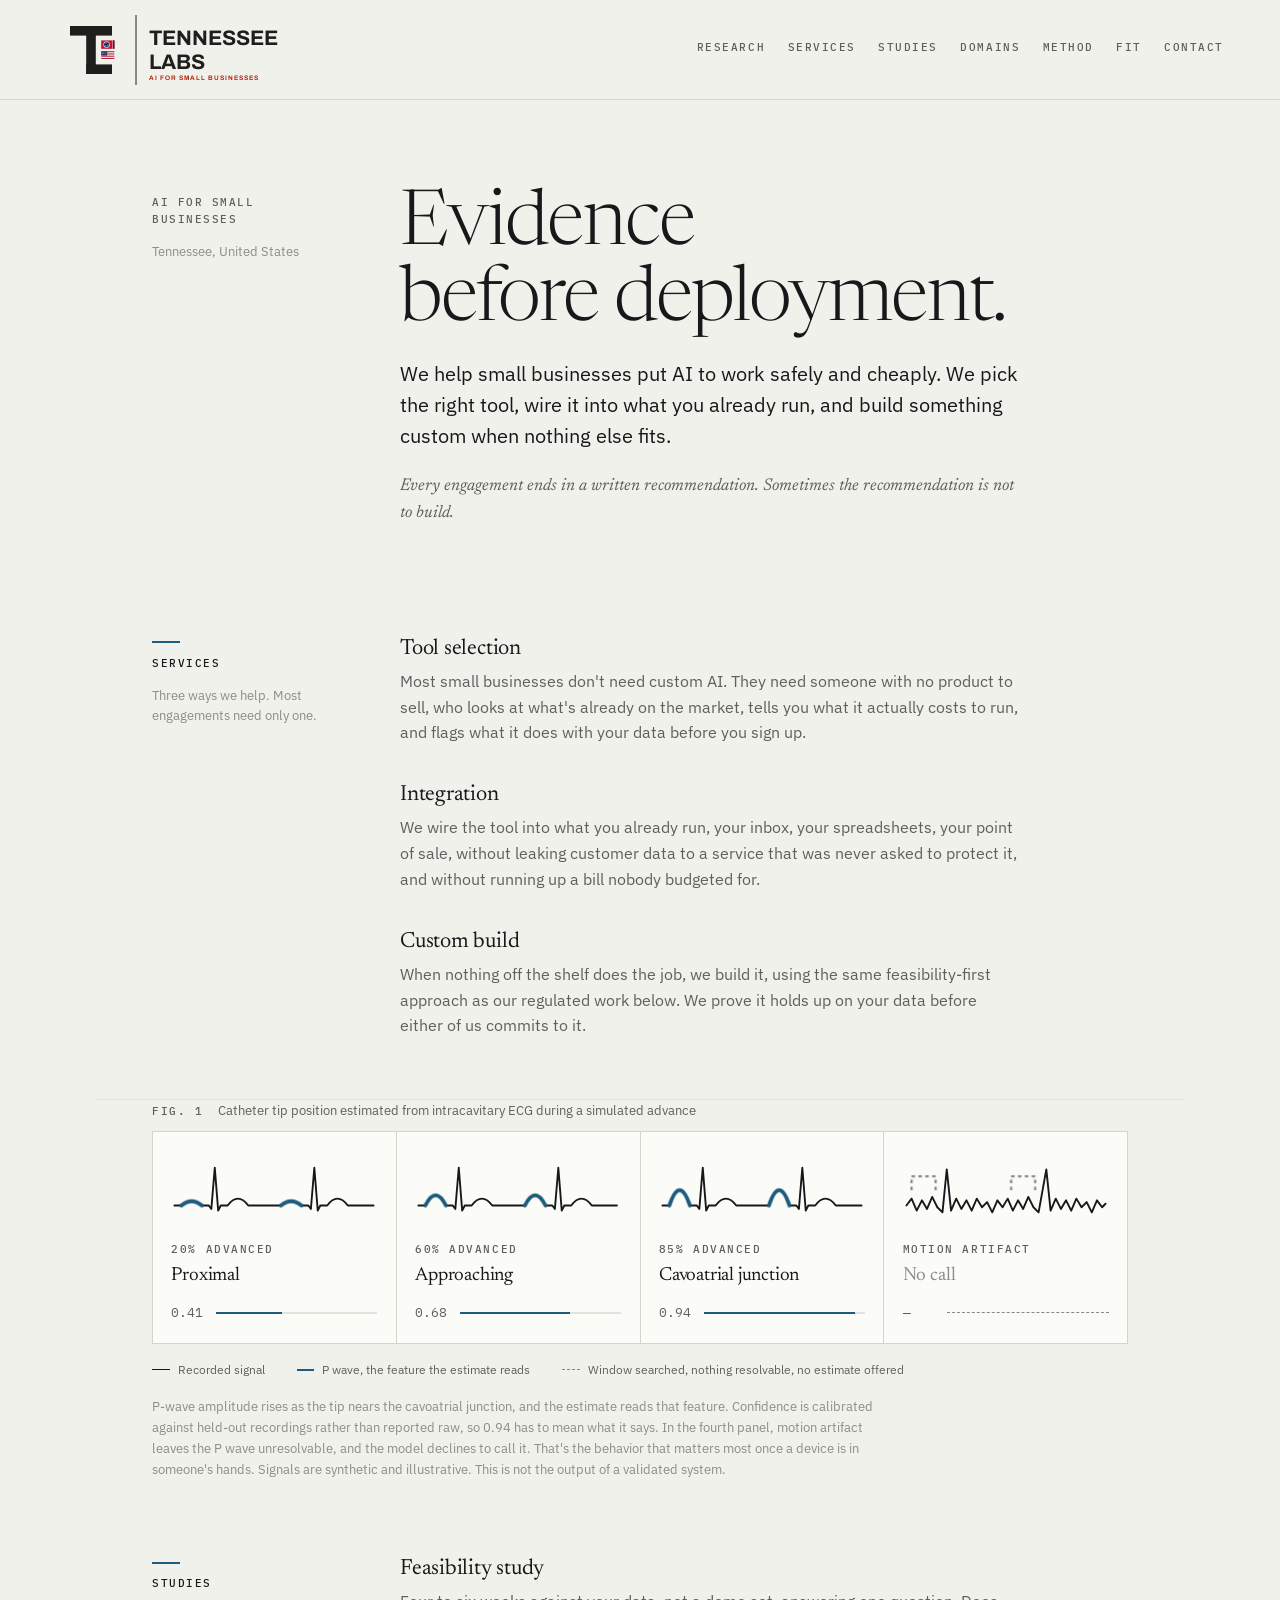
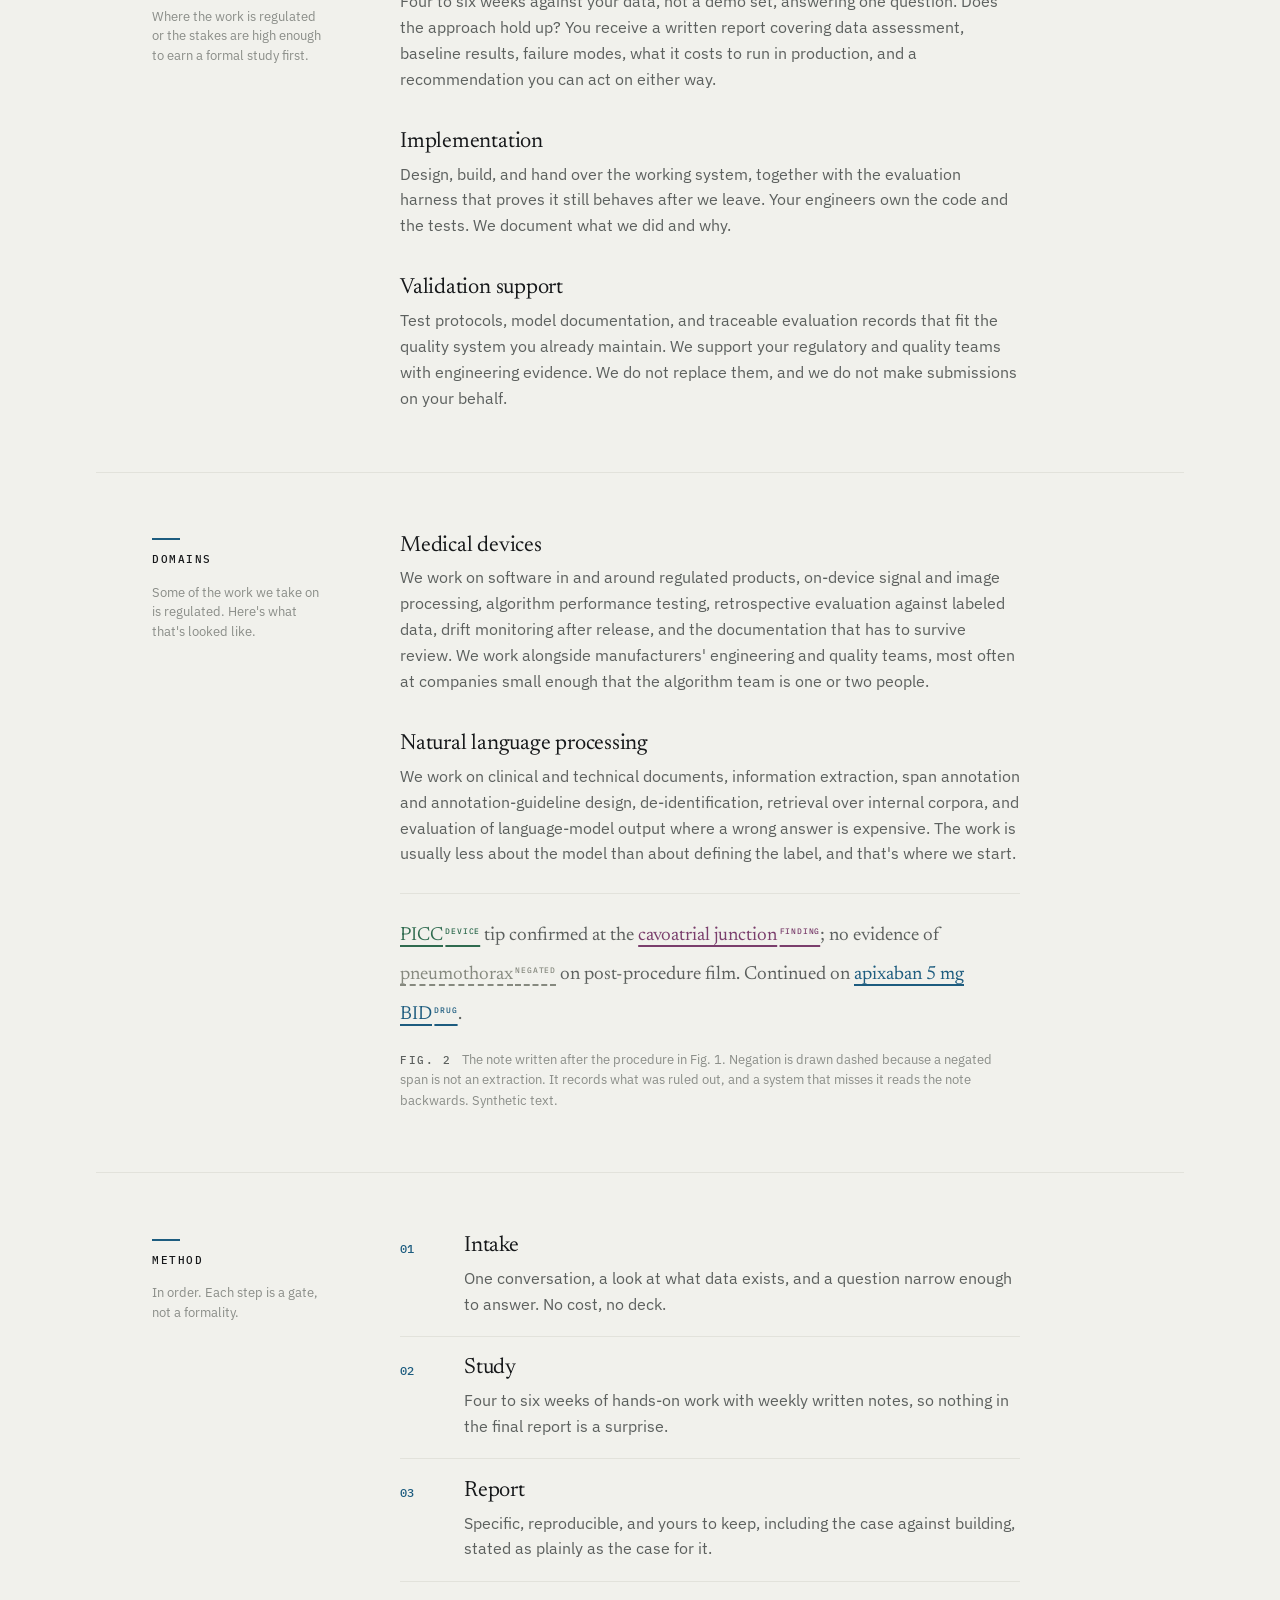
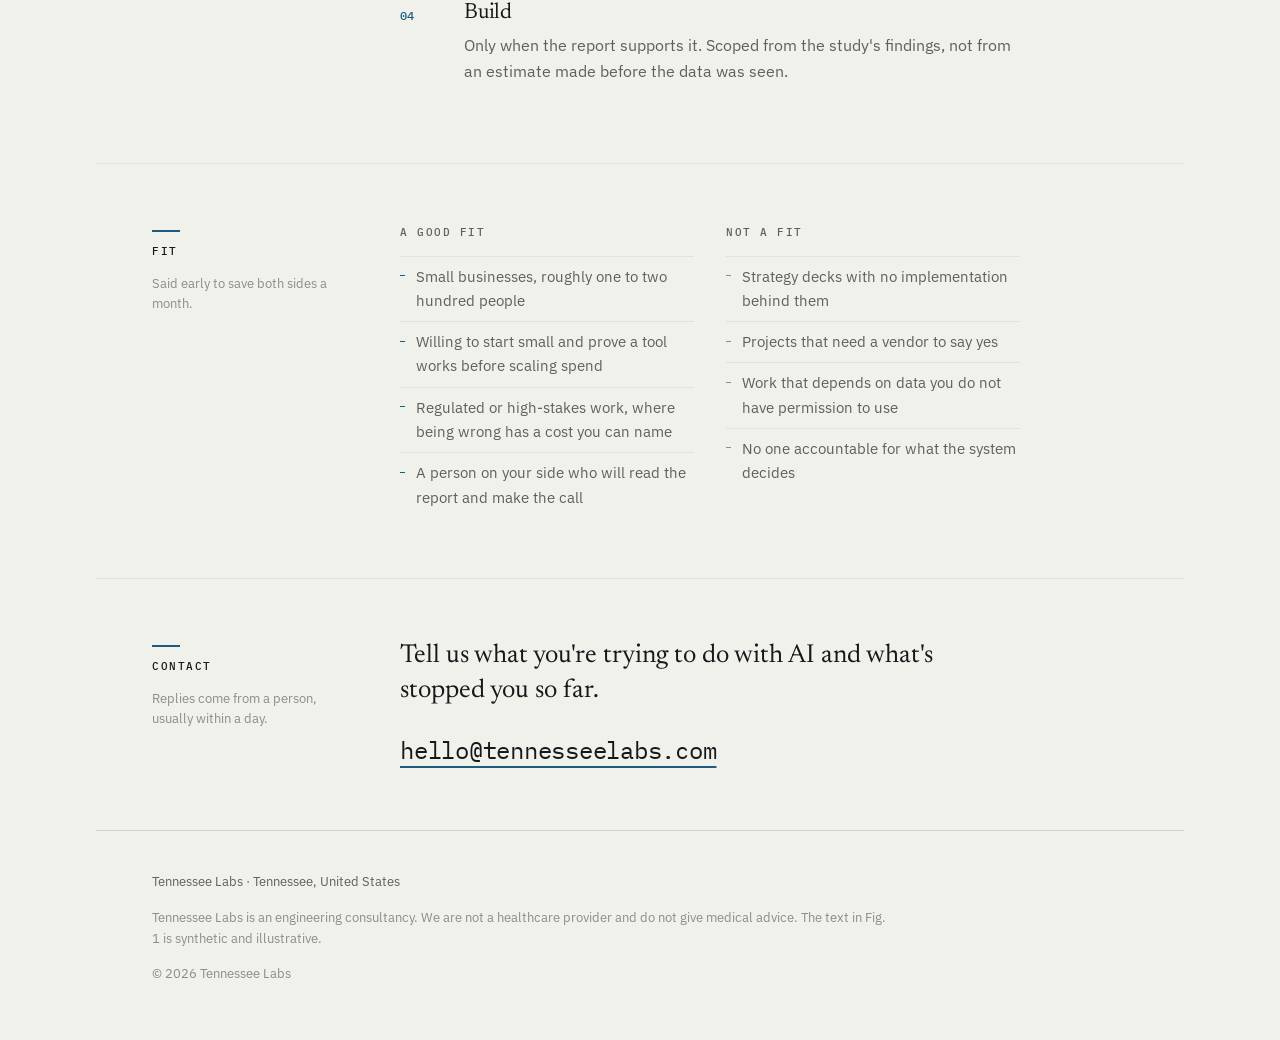
<file: index.html>
<!doctype html>
<html lang="en">
<head>
<meta charset="utf-8">
<meta name="viewport" content="width=device-width, initial-scale=1">
<title>Tennessee Labs · AI for small businesses</title>
<meta name="description" content="Tennessee Labs helps small businesses adopt AI safely and cheaply. Tool selection, integration, and custom builds when off-the-shelf falls short.">
<link rel="canonical" href="https://tennesseelabs.com/">
<meta property="og:type" content="website">
<meta property="og:url" content="https://tennesseelabs.com/">
<meta property="og:title" content="Tennessee Labs · AI for small businesses">
<meta property="og:description" content="We help small businesses adopt AI safely and cheaply, from picking the right tool to a custom build.">
<link rel="icon" href="favicon.svg" type="image/svg+xml">
<link rel="preconnect" href="https://fonts.googleapis.com">
<link rel="preconnect" href="https://fonts.gstatic.com" crossorigin>
<link rel="stylesheet" href="https://fonts.googleapis.com/css2?family=Archivo:wght@700&family=IBM+Plex+Mono:wght@400;500&family=IBM+Plex+Sans:wght@400;500&family=Newsreader:ital,opsz,wght@0,6..72,300;0,6..72,400;1,6..72,300&display=swap">
<link rel="stylesheet" href="styles.css">
</head>
<body>

<header class="masthead">
  <a class="wordmark" href="#top" aria-label="Tennessee Labs, AI for small businesses">
    <svg class="brand-logo" viewBox="0 0 640 160" role="img" aria-label="Tennessee Labs, AI for small businesses">
      <g transform="translate(10,20) scale(1.2)">
        <rect x="15" y="10" width="70" height="16" fill="#201e1d"/>
        <rect x="42" y="10" width="16" height="80" fill="#201e1d"/>
        <rect x="42" y="74" width="43" height="16" fill="#201e1d"/>
        <rect x="67" y="34" width="22" height="14" fill="#C8102E"/>
        <rect x="86" y="34" width="1" height="14" fill="#fff"/>
        <rect x="87" y="34" width="2" height="14" fill="#00205B"/>
        <circle cx="76" cy="41" r="5" fill="#00205B" stroke="#fff" stroke-width="1.3"/>
        <g transform="rotate(-18 76 41)">
          <rect x="75.2" y="37.4" width="1.6" height="1.6" fill="#fff"/>
          <rect x="73.4" y="41.8" width="1.6" height="1.6" fill="#fff"/>
          <rect x="77" y="41.8" width="1.6" height="1.6" fill="#fff"/>
        </g>
        <rect x="67" y="52" width="22" height="14" fill="#fff"/>
        <rect x="67" y="52" width="22" height="1.85" fill="#B22234"/>
        <rect x="67" y="55.7" width="22" height="1.85" fill="#B22234"/>
        <rect x="67" y="59.4" width="22" height="1.85" fill="#B22234"/>
        <rect x="67" y="63.1" width="22" height="1.9" fill="#B22234"/>
        <rect x="67" y="52" width="10" height="7.4" fill="#3C3B6E"/>
        <rect x="69" y="54" width="0.7" height="0.7" fill="#fff"/>
        <rect x="71" y="54" width="0.7" height="0.7" fill="#fff"/>
        <rect x="73" y="54" width="0.7" height="0.7" fill="#fff"/>
        <rect x="69" y="56" width="0.7" height="0.7" fill="#fff"/>
        <rect x="71" y="56" width="0.7" height="0.7" fill="#fff"/>
        <rect x="73" y="56" width="0.7" height="0.7" fill="#fff"/>
      </g>
      <line x1="160" y1="10" x2="160" y2="150" stroke="#201e1d" stroke-width="2"/>
      <text x="185" y="70" font-family="Archivo, Helvetica, Arial, sans-serif" font-weight="700" font-size="42" fill="#201e1d">TENNESSEE</text>
      <text x="185" y="118" font-family="Archivo, Helvetica, Arial, sans-serif" font-weight="700" font-size="42" fill="#201e1d">LABS</text>
      <text x="185" y="140" font-family="Archivo, Helvetica, Arial, sans-serif" font-weight="600" font-size="13" letter-spacing="2" fill="#ae1800">AI FOR SMALL BUSINESSES</text>
    </svg>
  </a>
  <nav class="nav" aria-label="Sections">
    <a href="research/">Research</a>
    <a href="#services">Services</a>
    <a href="#studies">Studies</a>
    <a href="#domains">Domains</a>
    <a href="#method">Method</a>
    <a href="#fit">Fit</a>
    <a href="#contact">Contact</a>
  </nav>
</header>

<main id="top">

  <section class="band band--hero">
    <div class="rail">
      <p class="label">AI for small<br>businesses</p>
      <p class="rail-note">Tennessee, United States</p>
    </div>
    <div class="col">
      <h1 class="display">Evidence before&nbsp;deployment.</h1>
      <p class="deck">We help small businesses put AI to work safely and cheaply. We pick the right tool, wire it into what you already run, and build something custom when nothing else fits.</p>
      <p class="qualifier">Every engagement ends in a written recommendation. Sometimes the recommendation is not to build.</p>
    </div>
  </section>

  <section class="band" id="services">
    <div class="rail">
      <h2 class="label label--section">Services</h2>
      <p class="rail-note">Three ways we help. Most engagements need only one.</p>
    </div>
    <div class="col">
      <article class="entry">
        <h3 class="entry-title">Tool selection</h3>
        <p>Most small businesses don't need custom AI. They need someone with no product to sell, who looks at what's already on the market, tells you what it actually costs to run, and flags what it does with your data before you sign up.</p>
      </article>
      <article class="entry">
        <h3 class="entry-title">Integration</h3>
        <p>We wire the tool into what you already run, your inbox, your spreadsheets, your point of sale, without leaking customer data to a service that was never asked to protect it, and without running up a bill nobody budgeted for.</p>
      </article>
      <article class="entry">
        <h3 class="entry-title">Custom build</h3>
        <p>When nothing off the shelf does the job, we build it, using the same feasibility-first approach as our regulated work below. We prove it holds up on your data before either of us commits to it.</p>
      </article>
    </div>
  </section>

  <figure class="specimen">
    <div class="specimen-head">
      <span class="label">Fig. 1</span>
      <span class="specimen-title">Catheter tip position estimated from intracavitary ECG during a simulated advance</span>
    </div>

    <div class="signals">
      <div class="panel" style="--i:1">
        <svg class="trace" viewBox="0 0 120 40" aria-hidden="true" focusable="false">
          <path class="trace-line" pathLength="1" d="M2,30 L6,30 Q12,25 18,30 L22,30 L23.5,32 L25.5,8 L27.5,33 L29,30 L33,30 Q39,22 45,30 L60,30 L64,30 Q70,25 76,30 L80,30 L81.5,32 L83.5,8 L85.5,33 L87,30 L91,30 Q97,22 103,30 L118,30"/>
          <path class="trace-mark" d="M6,30 Q12,25 18,30 M64,30 Q70,25 76,30"/>
        </svg>
        <div class="panel-body">
          <p class="label">20% advanced</p>
          <p class="panel-read">Proximal</p>
          <div class="conf"><span class="conf-num">0.41</span><span class="conf-bar"><i style="width:41%"></i></span></div>
        </div>
      </div>

      <div class="panel" style="--i:2">
        <svg class="trace" viewBox="0 0 120 40" aria-hidden="true" focusable="false">
          <path class="trace-line" pathLength="1" d="M2,30 L6,30 Q12,18 18,30 L22,30 L23.5,32 L25.5,8 L27.5,33 L29,30 L33,30 Q39,22 45,30 L60,30 L64,30 Q70,18 76,30 L80,30 L81.5,32 L83.5,8 L85.5,33 L87,30 L91,30 Q97,22 103,30 L118,30"/>
          <path class="trace-mark" d="M6,30 Q12,18 18,30 M64,30 Q70,18 76,30"/>
        </svg>
        <div class="panel-body">
          <p class="label">60% advanced</p>
          <p class="panel-read">Approaching</p>
          <div class="conf"><span class="conf-num">0.68</span><span class="conf-bar"><i style="width:68%"></i></span></div>
        </div>
      </div>

      <div class="panel" style="--i:3">
        <svg class="trace" viewBox="0 0 120 40" aria-hidden="true" focusable="false">
          <path class="trace-line" pathLength="1" d="M2,30 L6,30 Q12,12 18,30 L22,30 L23.5,32 L25.5,8 L27.5,33 L29,30 L33,30 Q39,22 45,30 L60,30 L64,30 Q70,12 76,30 L80,30 L81.5,32 L83.5,8 L85.5,33 L87,30 L91,30 Q97,22 103,30 L118,30"/>
          <path class="trace-mark" d="M6,30 Q12,12 18,30 M64,30 Q70,12 76,30"/>
        </svg>
        <div class="panel-body">
          <p class="label">85% advanced</p>
          <p class="panel-read">Cavoatrial junction</p>
          <div class="conf"><span class="conf-num">0.94</span><span class="conf-bar"><i style="width:94%"></i></span></div>
        </div>
      </div>

      <div class="panel" style="--i:4">
        <svg class="trace" viewBox="0 0 120 40" aria-hidden="true" focusable="false">
          <path class="trace-line" pathLength="1" d="M2,30 L5,26 L8,33 L11,27 L14,32 L17,25 L20,31 L23,34 L25.5,9 L28,33 L31,26 L34,32 L37,27 L40,33 L43,26 L46,31 L49,28 L52,34 L55,27 L58,31 L61,26 L64,33 L67,27 L70,32 L73,25 L76,31 L79,34 L83.5,9 L86,33 L89,26 L92,32 L95,27 L98,33 L101,26 L104,31 L107,28 L110,34 L113,27 L116,31 L118,29"/>
          <path class="trace-mark trace-mark--none" d="M5,21 V13 H19 V21 M63,21 V13 H77 V21"/>
        </svg>
        <div class="panel-body">
          <p class="label">Motion artifact</p>
          <p class="panel-read panel-read--none">No call</p>
          <div class="conf conf--none"><span class="conf-num">&mdash;</span><span class="conf-bar"></span></div>
        </div>
      </div>
    </div>

    <ul class="legend">
      <li class="legend-item"><span class="swatch swatch--signal"></span>Recorded signal</li>
      <li class="legend-item"><span class="swatch swatch--pwave"></span>P wave, the feature the estimate reads</li>
      <li class="legend-item"><span class="swatch swatch--none"></span>Window searched, nothing resolvable, no estimate offered</li>
    </ul>

    <figcaption class="caption">P-wave amplitude rises as the tip nears the cavoatrial junction, and the estimate reads that feature. Confidence is calibrated against held-out recordings rather than reported raw, so 0.94 has to mean what it says. In the fourth panel, motion artifact leaves the P wave unresolvable, and the model declines to call it. That's the behavior that matters most once a device is in someone's hands. Signals are synthetic and illustrative. This is not the output of a validated system.</figcaption>
  </figure>

  <section class="band" id="studies">
    <div class="rail">
      <h2 class="label label--section">Studies</h2>
      <p class="rail-note">Where the work is regulated or the stakes are high enough to earn a formal study first.</p>
    </div>
    <div class="col">
      <article class="entry">
        <h3 class="entry-title">Feasibility study</h3>
        <p>Four to six weeks against your data, not a demo set, answering one question. Does the approach hold up? You receive a written report covering data assessment, baseline results, failure modes, what it costs to run in production, and a recommendation you can act on either way.</p>
      </article>
      <article class="entry">
        <h3 class="entry-title">Implementation</h3>
        <p>Design, build, and hand over the working system, together with the evaluation harness that proves it still behaves after we leave. Your engineers own the code and the tests. We document what we did and why.</p>
      </article>
      <article class="entry">
        <h3 class="entry-title">Validation support</h3>
        <p>Test protocols, model documentation, and traceable evaluation records that fit the quality system you already maintain. We support your regulatory and quality teams with engineering evidence. We do not replace them, and we do not make submissions on your behalf.</p>
      </article>
    </div>
  </section>

  <section class="band" id="domains">
    <div class="rail">
      <h2 class="label label--section">Domains</h2>
      <p class="rail-note">Some of the work we take on is regulated. Here's what that's looked like.</p>
    </div>
    <div class="col">
      <article class="entry">
        <h3 class="entry-title">Medical devices</h3>
        <p>We work on software in and around regulated products, on-device signal and image processing, algorithm performance testing, retrospective evaluation against labeled data, drift monitoring after release, and the documentation that has to survive review. We work alongside manufacturers' engineering and quality teams, most often at companies small enough that the algorithm team is one or two people.</p>
      </article>
      <article class="entry">
        <h3 class="entry-title">Natural language processing</h3>
        <p>We work on clinical and technical documents, information extraction, span annotation and annotation-guideline design, de-identification, retrieval over internal corpora, and evaluation of language-model output where a wrong answer is expensive. The work is usually less about the model than about defining the label, and that's where we start.</p>

        <figure class="inline-fig">
          <p class="note note--inline">
            <span class="ann ann--device">PICC<span class="tag">device</span></span>
            tip confirmed at the
            <span class="ann ann--finding">cavoatrial junction<span class="tag">finding</span></span>;
            no evidence of
            <span class="ann ann--negated">pneumothorax<span class="tag">negated</span></span>
            on post-procedure film. Continued on
            <span class="ann ann--drug">apixaban 5&nbsp;mg BID<span class="tag">drug</span></span>.
          </p>
          <figcaption class="caption"><span class="label">Fig. 2</span> The note written after the procedure in Fig. 1. Negation is drawn dashed because a negated span is not an extraction. It records what was ruled out, and a system that misses it reads the note backwards. Synthetic text.</figcaption>
        </figure>
      </article>
    </div>
  </section>

  <section class="band" id="method">
    <div class="rail">
      <h2 class="label label--section">Method</h2>
      <p class="rail-note">In order. Each step is a gate, not a formality.</p>
    </div>
    <div class="col">
      <ol class="steps">
        <li class="step">
          <span class="step-num">01</span>
          <div>
            <h3 class="entry-title">Intake</h3>
            <p>One conversation, a look at what data exists, and a question narrow enough to answer. No cost, no deck.</p>
          </div>
        </li>
        <li class="step">
          <span class="step-num">02</span>
          <div>
            <h3 class="entry-title">Study</h3>
            <p>Four to six weeks of hands-on work with weekly written notes, so nothing in the final report is a surprise.</p>
          </div>
        </li>
        <li class="step">
          <span class="step-num">03</span>
          <div>
            <h3 class="entry-title">Report</h3>
            <p>Specific, reproducible, and yours to keep, including the case against building, stated as plainly as the case for it.</p>
          </div>
        </li>
        <li class="step">
          <span class="step-num">04</span>
          <div>
            <h3 class="entry-title">Build</h3>
            <p>Only when the report supports it. Scoped from the study's findings, not from an estimate made before the data was seen.</p>
          </div>
        </li>
      </ol>
    </div>
  </section>

  <section class="band" id="fit">
    <div class="rail">
      <h2 class="label label--section">Fit</h2>
      <p class="rail-note">Said early to save both sides a month.</p>
    </div>
    <div class="col">
      <div class="fit-grid">
        <div class="fit-col">
          <h3 class="label">A good fit</h3>
          <ul class="list">
            <li>Small businesses, roughly one to two hundred people</li>
            <li>Willing to start small and prove a tool works before scaling spend</li>
            <li>Regulated or high-stakes work, where being wrong has a cost you can name</li>
            <li>A person on your side who will read the report and make the call</li>
          </ul>
        </div>
        <div class="fit-col">
          <h3 class="label">Not a fit</h3>
          <ul class="list list--muted">
            <li>Strategy decks with no implementation behind them</li>
            <li>Projects that need a vendor to say yes</li>
            <li>Work that depends on data you do not have permission to use</li>
            <li>No one accountable for what the system decides</li>
          </ul>
        </div>
      </div>
    </div>
  </section>

  <section class="band band--contact" id="contact">
    <div class="rail">
      <h2 class="label label--section">Contact</h2>
      <p class="rail-note">Replies come from a person, usually within a day.</p>
    </div>
    <div class="col">
      <p class="contact-lead">Tell us what you're trying to do with AI and what's stopped you so far.</p>
      <a class="email" href="mailto:hello@tennesseelabs.com">hello@tennesseelabs.com</a>
    </div>
  </section>

</main>

<footer class="footer">
  <p>Tennessee Labs &middot; Tennessee, United States</p>
  <p class="disclaimer">Tennessee Labs is an engineering consultancy. We are not a healthcare provider and do not give medical advice. The text in Fig. 1 is synthetic and illustrative.</p>
  <p class="disclaimer">&copy; 2026 Tennessee Labs</p>
</footer>

</body>
</html>
</file>
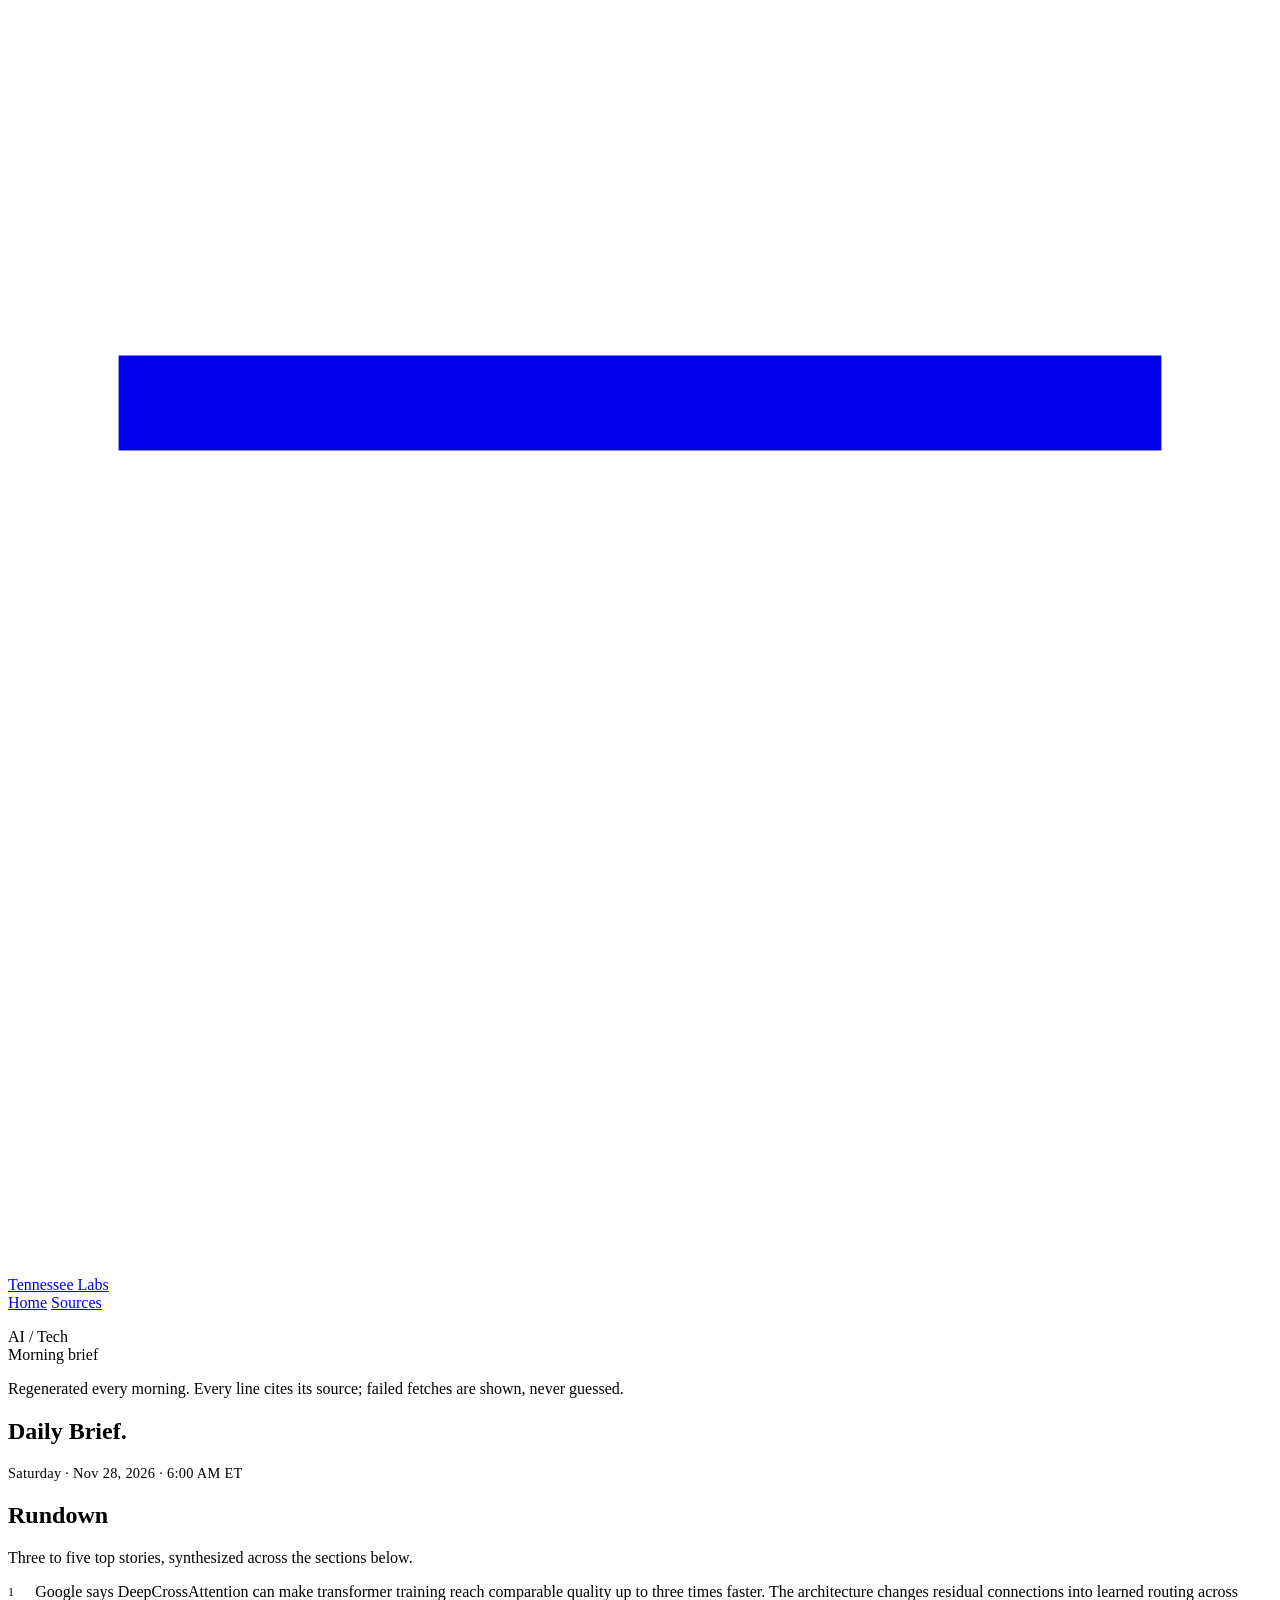
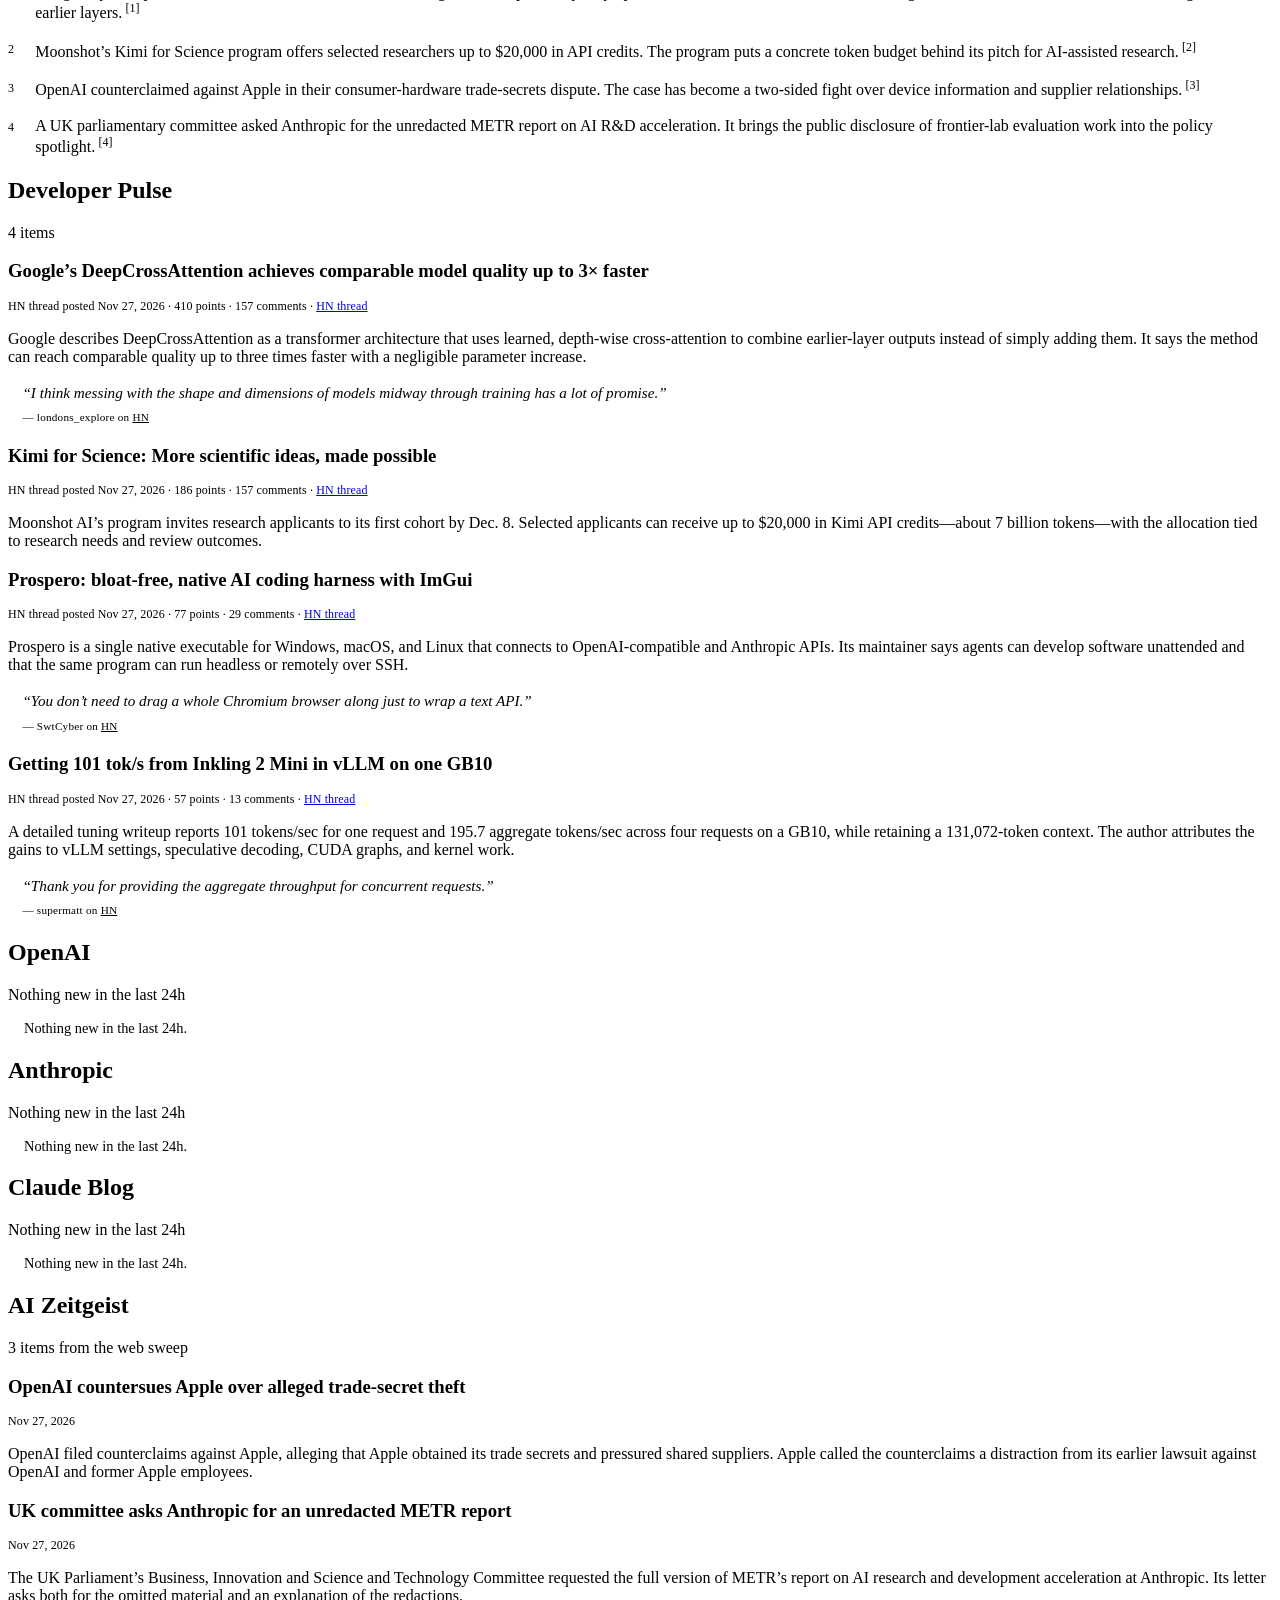
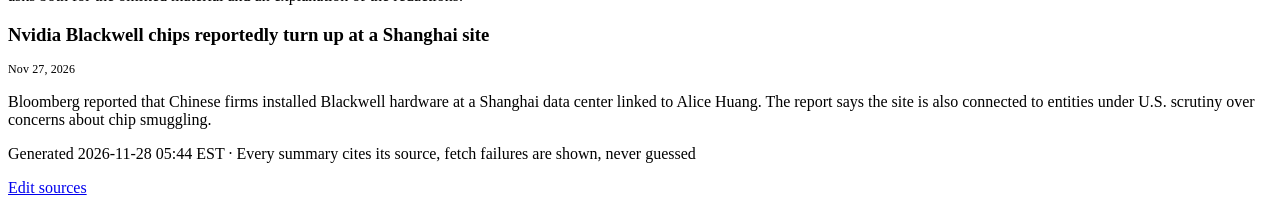
<file: brief/index.html>
<!doctype html>
<html lang="en">
<head>
<meta charset="utf-8">
<meta name="viewport" content="width=device-width, initial-scale=1">
<title>Daily Brief — Tennessee Labs</title>
<meta name="description" content="AI/tech morning brief — Hacker News developer reactions, OpenAI, Anthropic, Claude Blog, and AI Zeitgeist — regenerated every morning, every line cites its source.">
<meta name="robots" content="noindex">
<link rel="canonical" href="https://tennesseelabs.com/brief/">
<base target="_blank">
<link rel="icon" href="https://tennesseelabs.com/favicon.svg" type="image/svg+xml">
<link rel="preconnect" href="https://fonts.googleapis.com">
<link rel="preconnect" href="https://fonts.gstatic.com" crossorigin>
<link rel="stylesheet" href="https://fonts.googleapis.com/css2?family=IBM+Plex+Mono:wght@400;500&family=IBM+Plex+Sans:wght@400;500&family=Newsreader:ital,opsz,wght@0,6..72,300;0,6..72,400;1,6..72,300&display=swap">
<link rel="stylesheet" href="https://tennesseelabs.com/styles.css">
<style>
  /* Daily Brief — extends styles.css tokens; scoped to this page only */
  .deck.mono {
    font-family: var(--mono); font-size: 0.9rem; letter-spacing: 0.02em;
    color: var(--ink-2);
  }
  .notice {
    margin-top: 1.1rem; padding: 0.85rem 1rem;
    background: var(--card); border: 1px solid var(--rule);
    border-left: 2px solid var(--negated);
    font-size: 0.875rem; line-height: 1.55; color: var(--ink-2);
    max-width: var(--measure);
  }

  .rundown-list { counter-reset: rundown; margin: 0; padding: 0; list-style: none; display: grid; gap: 1.1rem; }
  .rundown-list li { padding-left: 1.7rem; position: relative; max-width: var(--measure); }
  .rundown-list li::before {
    content: counter(rundown); counter-increment: rundown;
    position: absolute; left: 0; top: 0.15rem;
    font-family: var(--mono); font-size: 0.75rem; color: var(--accent);
  }
  .rundown-head { font-weight: 500; }
  .rundown-why { color: var(--ink-2); }
  .cite {
    font-family: var(--mono); font-size: 0.75em; color: var(--accent);
    vertical-align: super; margin-left: 0.2rem; text-decoration: none;
  }
  .cite:hover { text-decoration: underline; }

  .entry-meta {
    margin: -0.15rem 0 0.55rem; font-family: var(--mono); font-size: 0.75rem;
    color: var(--ink-3); letter-spacing: 0.01em;
  }
  .entry-title a { color: var(--ink); text-decoration: none; }
  .entry-title a:hover { color: var(--accent); }

  .reaction {
    margin: 0.85rem 0 0; padding-left: 0.9rem;
    border-left: 2px solid var(--accent);
    font-family: var(--serif); font-style: italic; font-size: 0.95rem;
    color: var(--ink-2); line-height: 1.5;
  }
  .reaction .who {
    display: block; margin-top: 0.3rem;
    font-family: var(--mono); font-style: normal; font-size: 0.7rem;
    color: var(--ink-3); letter-spacing: 0.02em;
  }
  .reaction .who a { color: var(--ink-3); }

  .empty, .fail {
    margin: 0; padding-left: 1rem; max-width: var(--measure);
    border-left: 1.5px dashed var(--negated);
    color: var(--ink-3); font-size: 0.9rem;
  }
  .fail { color: var(--ink-2); }
  .fail::before { content: "\26A0  "; }
</style>
</head>
<body>

<header class="masthead">
  <a class="wordmark" href="https://tennesseelabs.com/" target="_self">
    <svg class="mark" viewBox="0 0 32 32" aria-hidden="true" focusable="false">
      <g fill="none" stroke-linecap="square">
        <path d="M4 10H28" stroke="currentColor" stroke-width="2.4"/>
        <path d="M7 16V22H21V16" class="mark-span" stroke-width="2.6"/>
      </g>
    </svg>
    <span>Tennessee&nbsp;Labs</span>
  </a>
  <nav class="nav" aria-label="Sections">
    <a href="https://tennesseelabs.com/" target="_self">Home</a>
    <a href="https://github.com/tacolopo/daily-brief">Sources</a>
  </nav>
</header>

<main id="top">

  <section class="band band--hero">
    <div class="rail">
      <p class="label">AI / Tech<br>Morning brief</p>
      <p class="rail-note">Regenerated every morning. Every line cites its source; failed fetches are shown, never guessed.</p>
    </div>
    <div class="col">
      <h1 class="display">Daily&nbsp;Brief.</h1>
      <!-- FILL: weekday, month day, year, time, e.g. "Sunday · Aug 9, 2026 · 6:00 AM ET" -->
      <p class="deck mono">Saturday · Nov 28, 2026 · 6:00 AM ET</p>
      <!-- FILL, OPTIONAL: only if a source-wide problem occurred (e.g. egress blocked).
           Omit this <p> entirely on a normal run. -->
    </div>
  </section>

  <section class="band" id="rundown">
    <div class="rail">
      <h2 class="label label--section">Rundown</h2>
      <p class="rail-note">Three to five top stories, synthesized across the sections below.</p>
    </div>
    <div class="col">
      <!-- FILL: 3-5 top stories. Each: one-line headline, muted why-it-matters,
           numbered cite link to the item's URL in the sections below. -->
      <ol class="rundown-list">
        <li><span class="rundown-head">Google says DeepCrossAttention can make transformer training reach comparable quality up to three times faster.</span> <span class="rundown-why">The architecture changes residual connections into learned routing across earlier layers.</span><a class="cite" href="https://research.google/blog/supercharging-transformer-residual-connections/">[1]</a></li>
        <li><span class="rundown-head">Moonshot’s Kimi for Science program offers selected researchers up to $20,000 in API credits.</span> <span class="rundown-why">The program puts a concrete token budget behind its pitch for AI-assisted research.</span><a class="cite" href="https://www.kimi.ai/news/kimi-for-science-program">[2]</a></li>
        <li><span class="rundown-head">OpenAI counterclaimed against Apple in their consumer-hardware trade-secrets dispute.</span> <span class="rundown-why">The case has become a two-sided fight over device information and supplier relationships.</span><a class="cite" href="https://www.theguardian.com/technology/2026/nov/27/openai-countersues-apple-trade-secrets">[3]</a></li>
        <li><span class="rundown-head">A UK parliamentary committee asked Anthropic for the unredacted METR report on AI R&amp;D acceleration.</span> <span class="rundown-why">It brings the public disclosure of frontier-lab evaluation work into the policy spotlight.</span><a class="cite" href="https://committees.parliament.uk/publications/56062/standard/pdf/">[4]</a></li>
      </ol>
    </div>
  </section>

  <!-- FILL: one <section class="band" id="..."> per source, in this order:
       Developer Pulse, OpenAI, Anthropic, Claude Blog, AI Zeitgeist.
       rail-note states the item count (e.g. "4 items" or "Nothing new in the last 24h").
       Developer Pulse items may include a quoted reaction after the summary:
       <blockquote class="reaction">"quote text" <span class="who">&mdash; username on <a href="hn-thread-url">HN</a></span></blockquote> -->
  <section class="band" id="developer-pulse">
    <div class="rail"><h2 class="label label--section">Developer Pulse</h2><p class="rail-note">4 items</p></div>
    <div class="col">
      <article class="entry"><h3 class="entry-title"><a href="https://research.google/blog/supercharging-transformer-residual-connections/">Google’s DeepCrossAttention achieves comparable model quality up to 3× faster</a></h3><p class="entry-meta">HN thread posted Nov 27, 2026 · 410 points · 157 comments · <a href="https://news.ycombinator.com/item?id=50672565">HN thread</a></p><p>Google describes DeepCrossAttention as a transformer architecture that uses learned, depth-wise cross-attention to combine earlier-layer outputs instead of simply adding them. It says the method can reach comparable quality up to three times faster with a negligible parameter increase.</p><blockquote class="reaction">“I think messing with the shape and dimensions of models midway through training has a lot of promise.” <span class="who">— londons_explore on <a href="https://news.ycombinator.com/item?id=50672565">HN</a></span></blockquote></article>
      <article class="entry"><h3 class="entry-title"><a href="https://www.kimi.ai/news/kimi-for-science-program">Kimi for Science: More scientific ideas, made possible</a></h3><p class="entry-meta">HN thread posted Nov 27, 2026 · 186 points · 157 comments · <a href="https://news.ycombinator.com/item?id=50665920">HN thread</a></p><p>Moonshot AI’s program invites research applicants to its first cohort by Dec. 8. Selected applicants can receive up to $20,000 in Kimi API credits—about 7 billion tokens—with the allocation tied to research needs and review outcomes.</p></article>
      <article class="entry"><h3 class="entry-title"><a href="https://github.com/skeeto/prospero">Prospero: bloat-free, native AI coding harness with ImGui</a></h3><p class="entry-meta">HN thread posted Nov 27, 2026 · 77 points · 29 comments · <a href="https://news.ycombinator.com/item?id=50671275">HN thread</a></p><p>Prospero is a single native executable for Windows, macOS, and Linux that connects to OpenAI-compatible and Anthropic APIs. Its maintainer says agents can develop software unattended and that the same program can run headless or remotely over SSH.</p><blockquote class="reaction">“You don’t need to drag a whole Chromium browser along just to wrap a text API.” <span class="who">— SwtCyber on <a href="https://news.ycombinator.com/item?id=50671275">HN</a></span></blockquote></article>
      <article class="entry"><h3 class="entry-title"><a href="https://runtimenotes.com/blog/getting-101-tok-s-from-inkling-2-mini-in-vllm-on-one-gb10/">Getting 101 tok/s from Inkling 2 Mini in vLLM on one GB10</a></h3><p class="entry-meta">HN thread posted Nov 27, 2026 · 57 points · 13 comments · <a href="https://news.ycombinator.com/item?id=50670443">HN thread</a></p><p>A detailed tuning writeup reports 101 tokens/sec for one request and 195.7 aggregate tokens/sec across four requests on a GB10, while retaining a 131,072-token context. The author attributes the gains to vLLM settings, speculative decoding, CUDA graphs, and kernel work.</p><blockquote class="reaction">“Thank you for providing the aggregate throughput for concurrent requests.” <span class="who">— supermatt on <a href="https://news.ycombinator.com/item?id=50670443">HN</a></span></blockquote></article>
    </div>
  </section>

  <section class="band" id="openai"><div class="rail"><h2 class="label label--section">OpenAI</h2><p class="rail-note">Nothing new in the last 24h</p></div><div class="col"><p class="empty">Nothing new in the last 24h.</p></div></section>

  <section class="band" id="anthropic">
    <div class="rail">
      <h2 class="label label--section">Anthropic</h2>
      <p class="rail-note">Nothing new in the last 24h</p>
    </div>
    <div class="col"><p class="empty">Nothing new in the last 24h.</p></div>
  </section>

  <section class="band" id="claude-blog">
    <div class="rail">
      <h2 class="label label--section">Claude Blog</h2>
      <p class="rail-note">Nothing new in the last 24h</p>
    </div>
    <div class="col"><p class="empty">Nothing new in the last 24h.</p></div>
  </section>

  <section class="band" id="ai-zeitgeist">
    <div class="rail"><h2 class="label label--section">AI Zeitgeist</h2><p class="rail-note">3 items from the web sweep</p></div>
    <div class="col">
      <article class="entry"><h3 class="entry-title"><a href="https://www.theguardian.com/technology/2026/nov/27/openai-countersues-apple-trade-secrets">OpenAI countersues Apple over alleged trade-secret theft</a></h3><p class="entry-meta">Nov 27, 2026</p><p>OpenAI filed counterclaims against Apple, alleging that Apple obtained its trade secrets and pressured shared suppliers. Apple called the counterclaims a distraction from its earlier lawsuit against OpenAI and former Apple employees.</p></article>
      <article class="entry"><h3 class="entry-title"><a href="https://committees.parliament.uk/publications/56062/standard/pdf/">UK committee asks Anthropic for an unredacted METR report</a></h3><p class="entry-meta">Nov 27, 2026</p><p>The UK Parliament’s Business, Innovation and Science and Technology Committee requested the full version of METR’s report on AI research and development acceleration at Anthropic. Its letter asks both for the omitted material and an explanation of the redactions.</p></article>
      <article class="entry"><h3 class="entry-title"><a href="https://ca.finance.yahoo.com/news/nvidia-blackwell-chips-turn-china-114546617.html/">Nvidia Blackwell chips reportedly turn up at a Shanghai site</a></h3><p class="entry-meta">Nov 27, 2026</p><p>Bloomberg reported that Chinese firms installed Blackwell hardware at a Shanghai data center linked to Alice Huang. The report says the site is also connected to entities under U.S. scrutiny over concerns about chip smuggling.</p></article>
    </div>
  </section>

</main>

<footer class="footer">
  <!-- FILL: generation timestamp -->
  <p>Generated 2026-11-28 05:44 EST &middot; Every summary cites its source, fetch failures are shown, never guessed</p>
  <p class="disclaimer"><a href="https://github.com/tacolopo/daily-brief">Edit sources</a></p>
</footer>

</body>
</html>
</file>
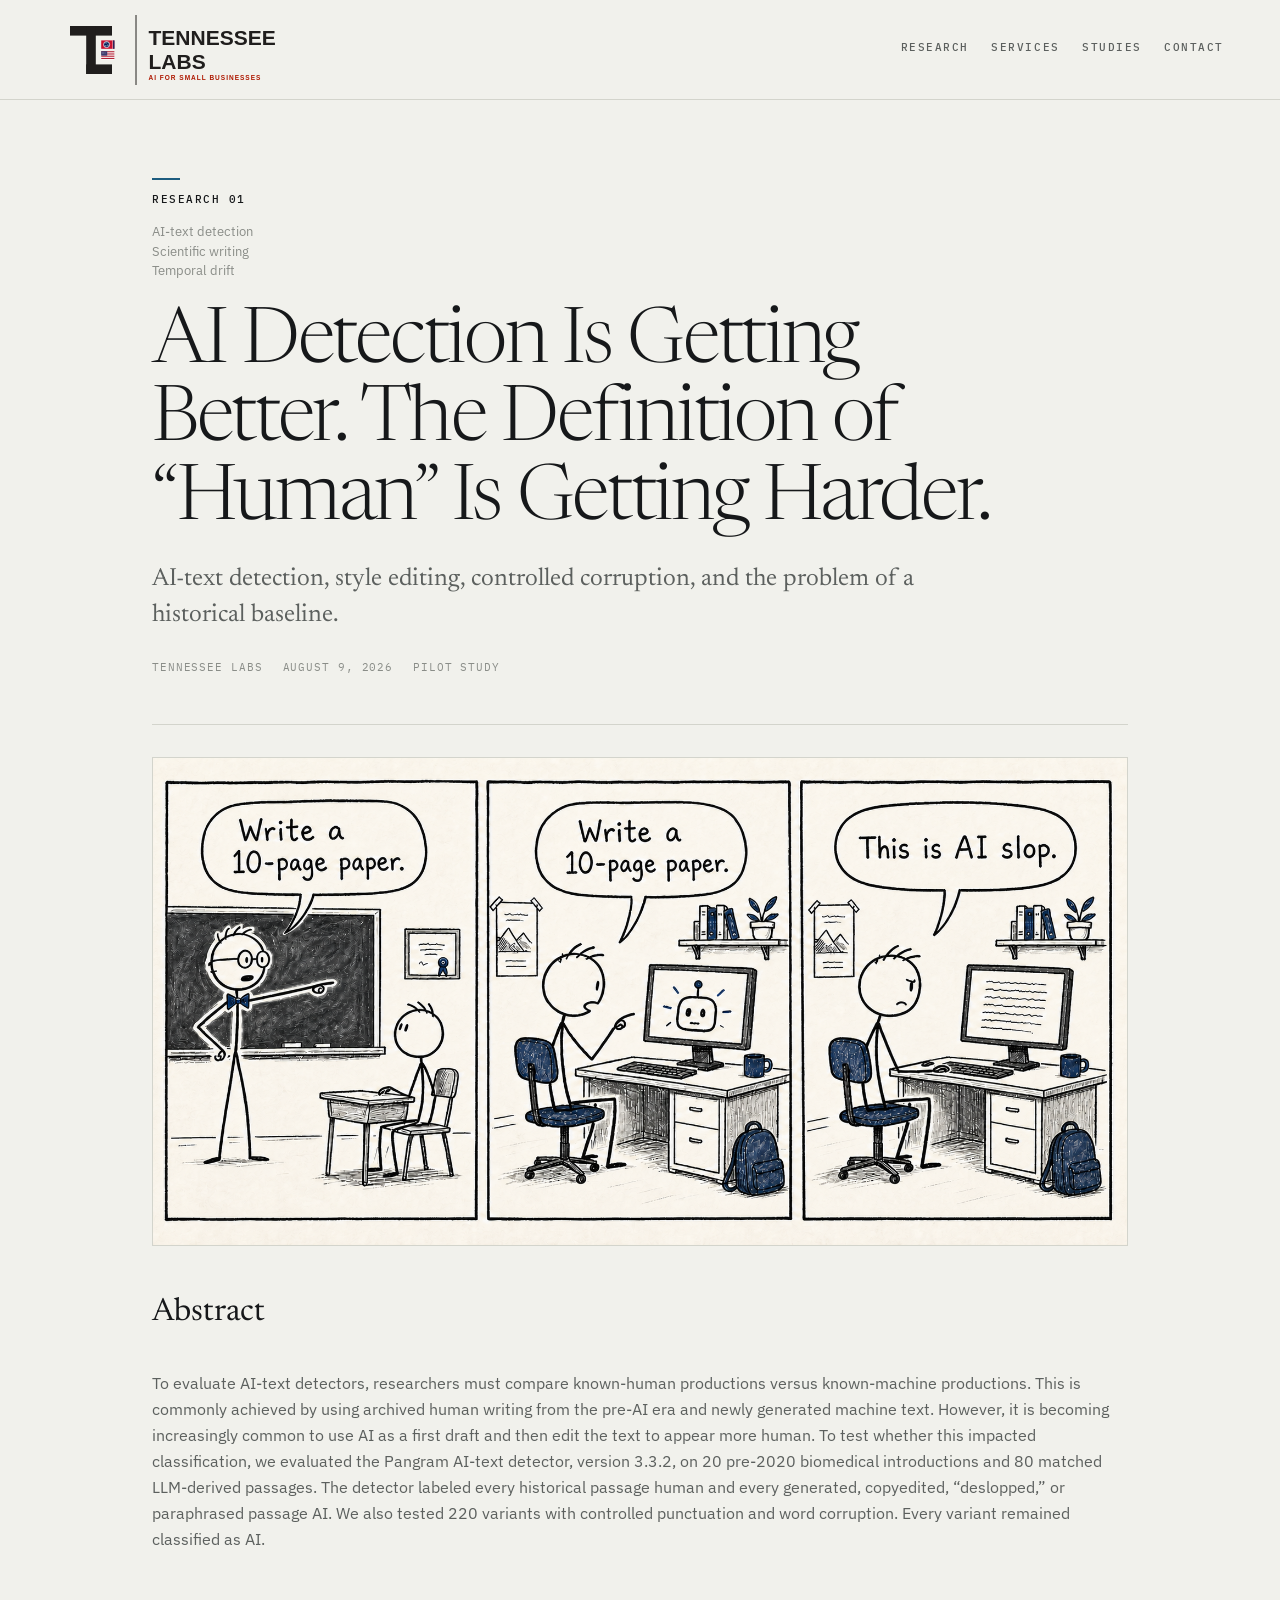
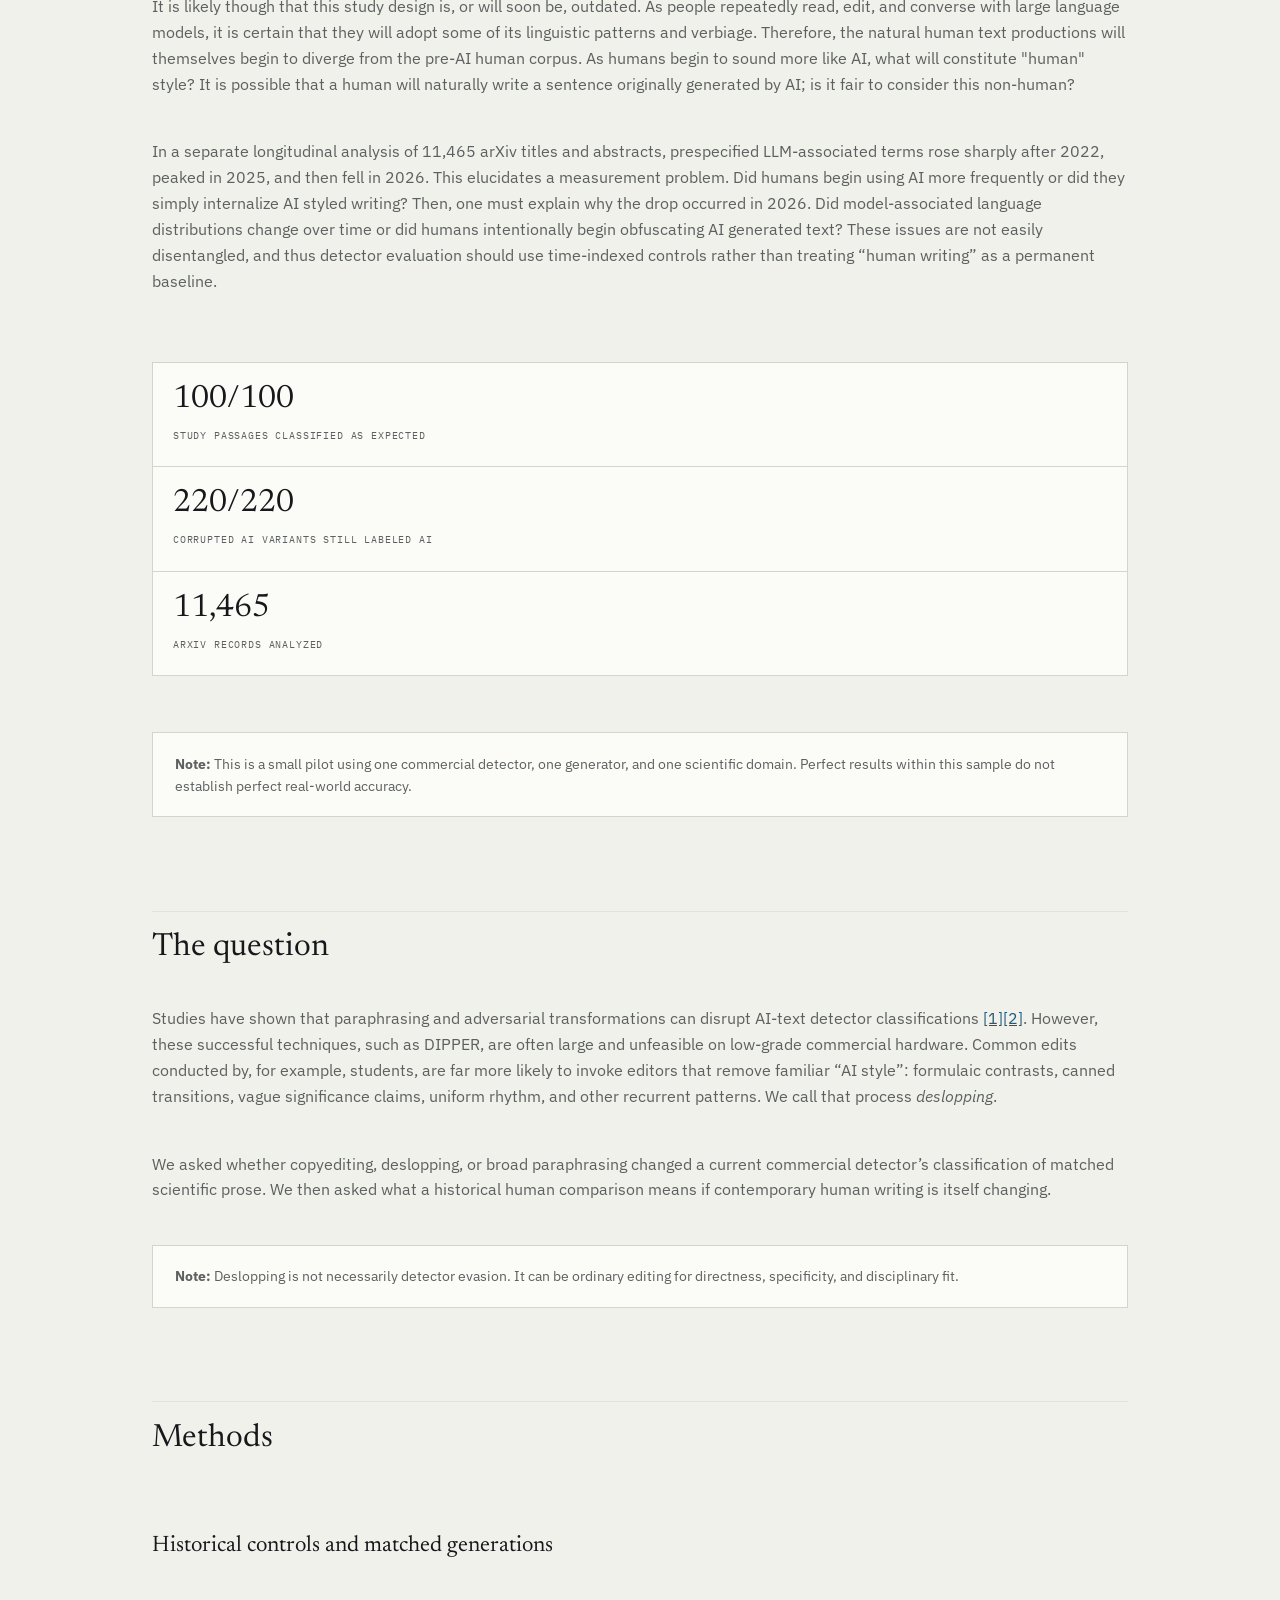
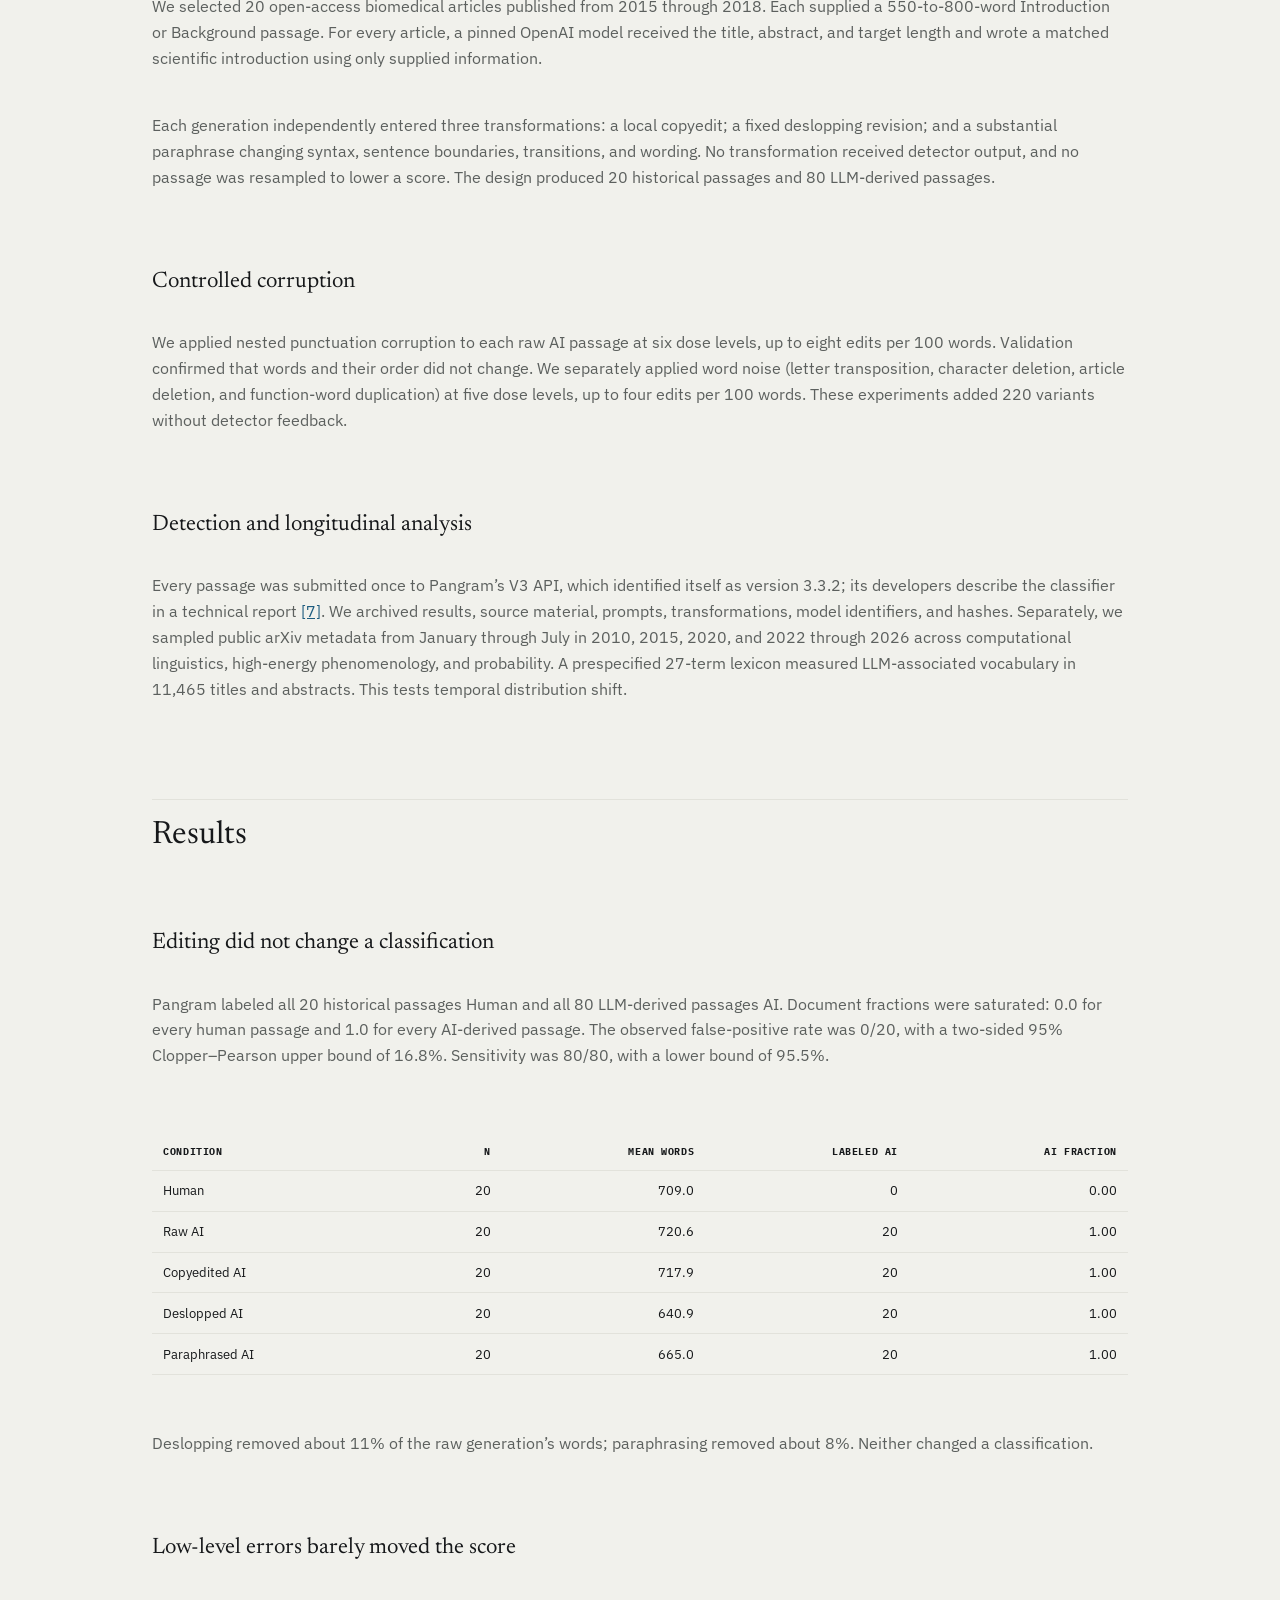
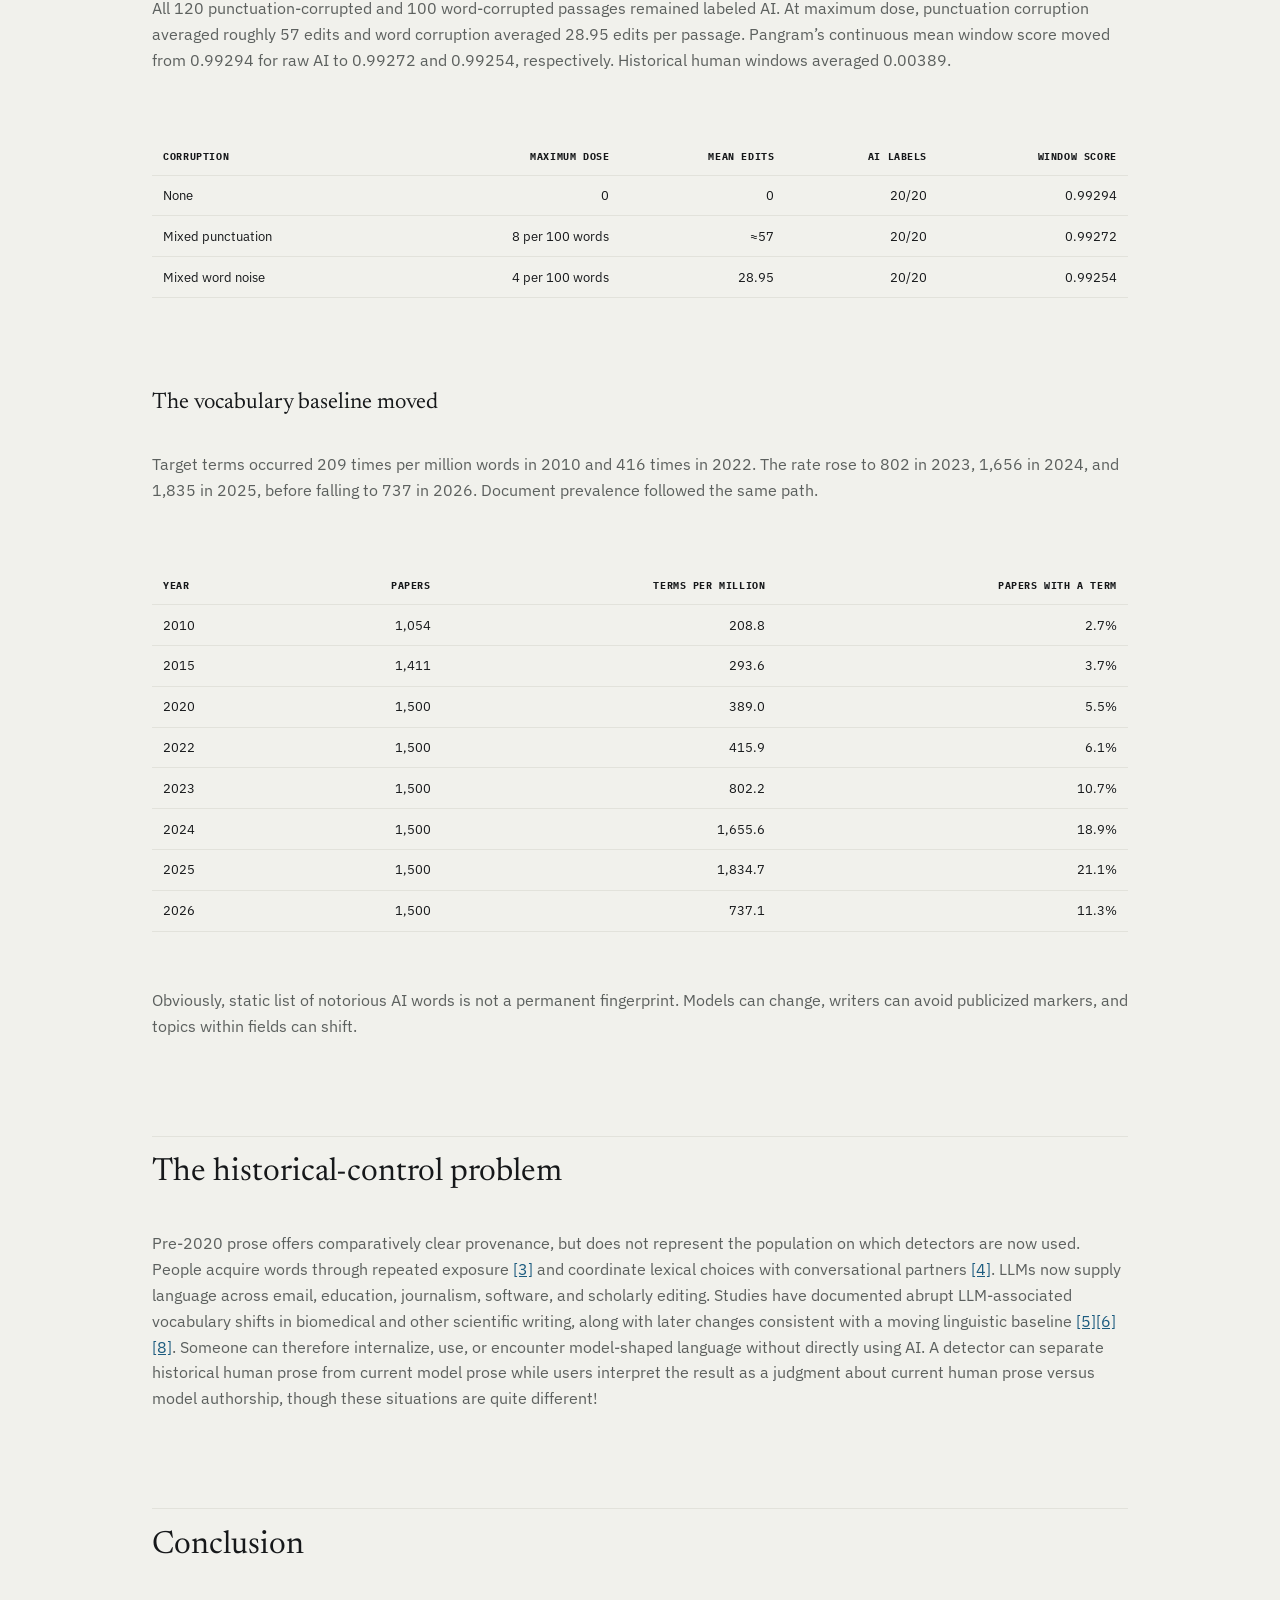
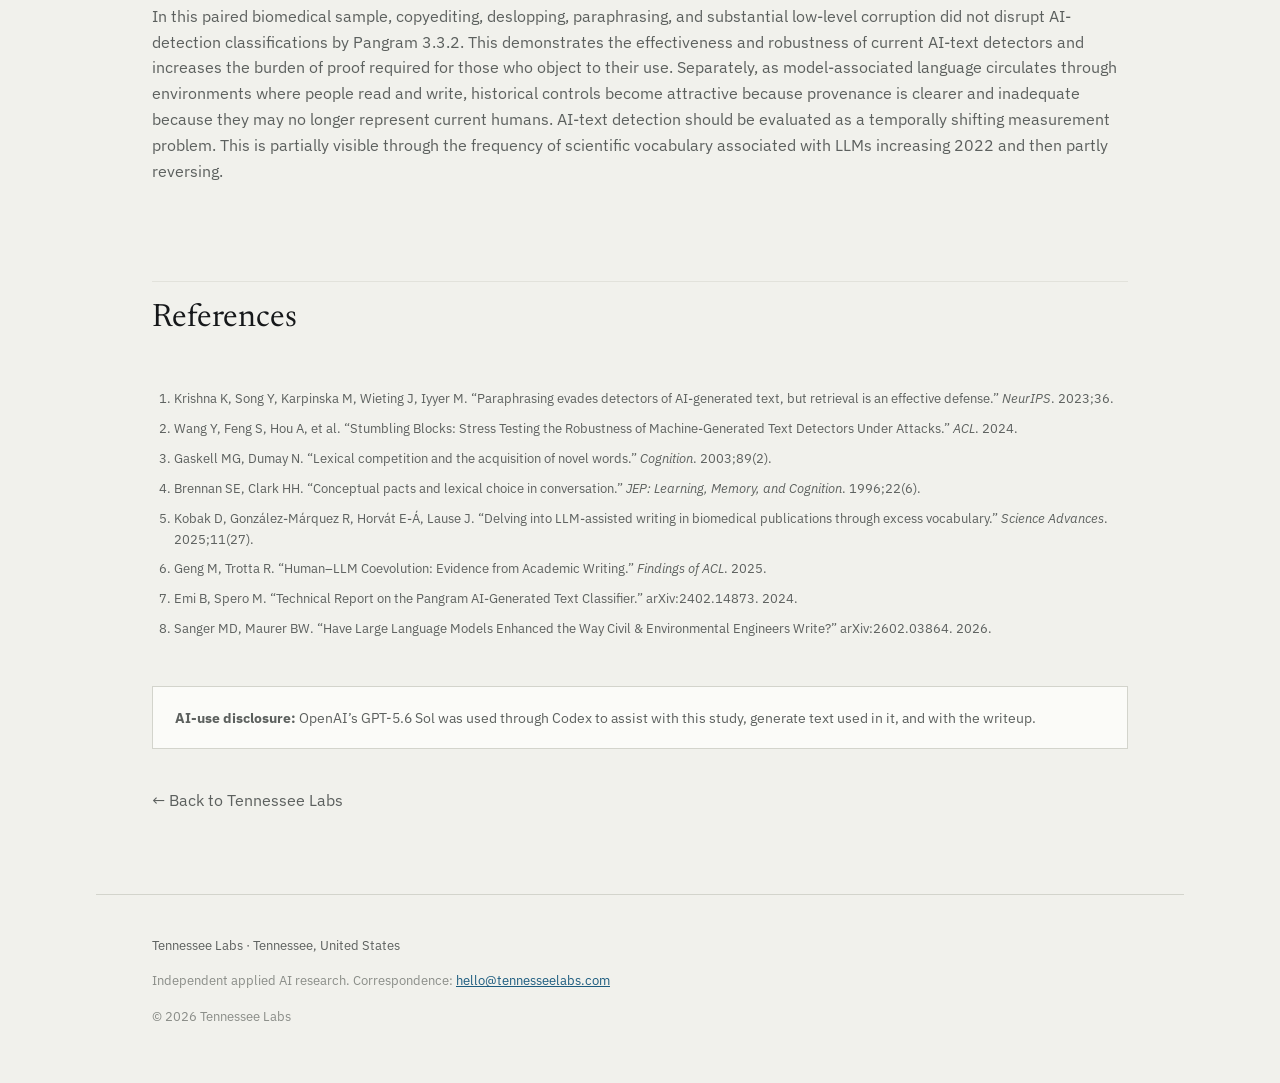
<file: research/index.html>
<!doctype html>
<html lang="en">
<head>
<meta charset="utf-8"><meta name="viewport" content="width=device-width, initial-scale=1">
<title>AI Detection Is Getting Better. The Definition of “Human” Is Getting Harder. · Tennessee Labs Research</title>
<meta name="description" content="A pilot study of AI-text detection, style editing, controlled corruption, and the problem of a historical human baseline.">
<link rel="canonical" href="https://tennesseelabs.com/research/">
<meta property="og:type" content="article"><meta property="og:url" content="https://tennesseelabs.com/research/"><meta property="og:title" content="AI Detection Is Getting Better. The Definition of “Human” Is Getting Harder."><meta property="og:description" content="AI-text detection, style editing, controlled corruption, and the problem of a historical baseline."><meta property="og:image" content="https://tennesseelabs.com/research/when-human-writing-moves-cover-v5.png"><meta property="article:published_time" content="2026-08-09">
<link rel="icon" href="../favicon.svg" type="image/svg+xml"><link rel="preconnect" href="https://fonts.googleapis.com"><link rel="preconnect" href="https://fonts.gstatic.com" crossorigin><link rel="stylesheet" href="https://fonts.googleapis.com/css2?family=Archivo:wght@700&family=IBM+Plex+Mono:wght@400;500&family=IBM+Plex+Sans:wght@400;500&family=Newsreader:ital,opsz,wght@0,6..72,300;0,6..72,400;1,6..72,300&display=swap"><link rel="stylesheet" href="../styles.css">
</head>
<body>
<header class="masthead">
  <a class="wordmark" href="../" aria-label="Tennessee Labs home"><img class="brand-logo" src="../tennessee-labs-logo.svg" alt="Tennessee Labs, AI for small businesses" width="640" height="160"></a>
  <nav class="nav" aria-label="Site"><a href="./" aria-current="page">Research</a><a href="../#services">Services</a><a href="../#studies">Studies</a><a href="../#contact">Contact</a></nav>
</header>
<main><article class="article-shell">
<header class="article-header">
  <div class="rail"><p class="label label--section">Research 01</p><p class="rail-note">AI-text detection<br>Scientific writing<br>Temporal drift</p></div>
  <div><h1 class="article-title">AI Detection Is Getting Better. The Definition of “Human” Is Getting Harder.</h1><p class="article-standfirst">AI-text detection, style editing, controlled corruption, and the problem of a historical baseline.</p><div class="article-meta"><span>Tennessee Labs</span><time datetime="2026-08-09">August 9, 2026</time><span>Pilot study</span></div></div>
</header>
<figure class="article-cover">
  <img src="when-human-writing-moves-cover-v5.png" alt="Three-panel cartoon: a professor tells a student to write a ten-page paper, the student gives the same instruction to a computer, then complains that the result sounds like AI slop." width="1774" height="887">
</figure>
<div class="article-body">
<h2>Abstract</h2>
<p>To evaluate AI-text detectors, researchers must compare known-human productions versus known-machine productions. This is commonly achieved by using archived human writing from the pre-AI era and newly generated machine text. However, it is becoming increasingly common to use AI as a first draft and then edit the text to appear more human. To test whether this impacted classification, we evaluated the Pangram AI-text detector, version 3.3.2, on 20 pre-2020 biomedical introductions and 80 matched LLM-derived passages. The detector labeled every historical passage human and every generated, copyedited, “deslopped,” or paraphrased passage AI. We also tested 220 variants with controlled punctuation and word corruption. Every variant remained classified as AI.</p>
<p>It is likely though that this study design is, or will soon be, outdated. As people repeatedly read, edit, and converse with large language models, it is certain that they will adopt some of its linguistic patterns and verbiage. Therefore, the natural human text productions will themselves begin to diverge from the pre-AI human corpus. As humans begin to sound more like AI, what will constitute "human" style? It is possible that a human will naturally write a sentence originally generated by AI; is it fair to consider this non-human?</p> 
<p>In a separate longitudinal analysis of 11,465 arXiv titles and abstracts, prespecified LLM-associated terms rose sharply after 2022, peaked in 2025, and then fell in 2026. This elucidates a measurement problem. Did humans begin using AI more frequently or did they simply internalize AI styled writing? Then, one must explain why the drop occurred in 2026. Did model-associated language distributions change over time or did humans intentionally begin obfuscating AI generated text? These issues are not easily disentangled, and thus detector evaluation should use time-indexed controls rather than treating “human writing” as a permanent baseline.</p>
<div class="finding-grid" aria-label="Headline findings"><div class="finding"><span class="finding-number">100/100</span><span class="finding-label">Study passages classified as expected</span></div><div class="finding"><span class="finding-number">220/220</span><span class="finding-label">Corrupted AI variants still labeled AI</span></div><div class="finding"><span class="finding-number">11,465</span><span class="finding-label">arXiv records analyzed</span></div></div>
<p class="article-note"><strong>Note:</strong> This is a small pilot using one commercial detector, one generator, and one scientific domain. Perfect results within this sample do not establish perfect real-world accuracy.</p>

<h2>The question</h2>
<p>Studies have shown that paraphrasing and adversarial transformations can disrupt AI-text detector classifications <a class="citation" href="#ref-1">[1]</a><a class="citation" href="#ref-2">[2]</a>. However, these successful techniques, such as DIPPER, are often large and unfeasible on low-grade commercial hardware. Common edits conducted by, for example, students, are far more likely to invoke editors that remove familiar “AI style”: formulaic contrasts, canned transitions, vague significance claims, uniform rhythm, and other recurrent patterns. We call that process <em>deslopping</em>.</p>
<p>We asked whether copyediting, deslopping, or broad paraphrasing changed a current commercial detector’s classification of matched scientific prose. We then asked what a historical human comparison means if contemporary human writing is itself changing.</p>
<p class="article-note"><strong>Note:</strong> Deslopping is not necessarily detector evasion. It can be ordinary editing for directness, specificity, and disciplinary fit.</p>

<h2>Methods</h2>
<h3>Historical controls and matched generations</h3>
<p>We selected 20 open-access biomedical articles published from 2015 through 2018. Each supplied a 550-to-800-word Introduction or Background passage. For every article, a pinned OpenAI model received the title, abstract, and target length and wrote a matched scientific introduction using only supplied information.</p>
<p>Each generation independently entered three transformations: a local copyedit; a fixed deslopping revision; and a substantial paraphrase changing syntax, sentence boundaries, transitions, and wording. No transformation received detector output, and no passage was resampled to lower a score. The design produced 20 historical passages and 80 LLM-derived passages.</p>
<h3>Controlled corruption</h3>
<p>We applied nested punctuation corruption to each raw AI passage at six dose levels, up to eight edits per 100 words. Validation confirmed that words and their order did not change. We separately applied word noise (letter transposition, character deletion, article deletion, and function-word duplication) at five dose levels, up to four edits per 100 words. These experiments added 220 variants without detector feedback.</p>
<h3>Detection and longitudinal analysis</h3>
<p>Every passage was submitted once to Pangram’s V3 API, which identified itself as version 3.3.2; its developers describe the classifier in a technical report <a class="citation" href="#ref-7">[7]</a>. We archived results, source material, prompts, transformations, model identifiers, and hashes. Separately, we sampled public arXiv metadata from January through July in 2010, 2015, 2020, and 2022 through 2026 across computational linguistics, high-energy phenomenology, and probability. A prespecified 27-term lexicon measured LLM-associated vocabulary in 11,465 titles and abstracts. This tests temporal distribution shift.</p>

<h2>Results</h2>
<h3>Editing did not change a classification</h3>
<p>Pangram labeled all 20 historical passages Human and all 80 LLM-derived passages AI. Document fractions were saturated: 0.0 for every human passage and 1.0 for every AI-derived passage. The observed false-positive rate was 0/20, with a two-sided 95% Clopper–Pearson upper bound of 16.8%. Sensitivity was 80/80, with a lower bound of 95.5%.</p>
<div class="table-wrap"><table class="article-table"><thead><tr><th>Condition</th><th>n</th><th>Mean words</th><th>Labeled AI</th><th>AI fraction</th></tr></thead><tbody><tr><td>Human</td><td>20</td><td>709.0</td><td>0</td><td>0.00</td></tr><tr><td>Raw AI</td><td>20</td><td>720.6</td><td>20</td><td>1.00</td></tr><tr><td>Copyedited AI</td><td>20</td><td>717.9</td><td>20</td><td>1.00</td></tr><tr><td>Deslopped AI</td><td>20</td><td>640.9</td><td>20</td><td>1.00</td></tr><tr><td>Paraphrased AI</td><td>20</td><td>665.0</td><td>20</td><td>1.00</td></tr></tbody></table></div>
<p>Deslopping removed about 11% of the raw generation’s words; paraphrasing removed about 8%. Neither changed a classification.</p>
<h3>Low-level errors barely moved the score</h3>
<p>All 120 punctuation-corrupted and 100 word-corrupted passages remained labeled AI. At maximum dose, punctuation corruption averaged roughly 57 edits and word corruption averaged 28.95 edits per passage. Pangram’s continuous mean window score moved from 0.99294 for raw AI to 0.99272 and 0.99254, respectively. Historical human windows averaged 0.00389.</p>
<div class="table-wrap"><table class="article-table"><thead><tr><th>Corruption</th><th>Maximum dose</th><th>Mean edits</th><th>AI labels</th><th>Window score</th></tr></thead><tbody><tr><td>None</td><td>0</td><td>0</td><td>20/20</td><td>0.99294</td></tr><tr><td>Mixed punctuation</td><td>8 per 100 words</td><td>≈57</td><td>20/20</td><td>0.99272</td></tr><tr><td>Mixed word noise</td><td>4 per 100 words</td><td>28.95</td><td>20/20</td><td>0.99254</td></tr></tbody></table></div>
<h3>The vocabulary baseline moved</h3>
<p>Target terms occurred 209 times per million words in 2010 and 416 times in 2022. The rate rose to 802 in 2023, 1,656 in 2024, and 1,835 in 2025, before falling to 737 in 2026. Document prevalence followed the same path.</p>
<div class="table-wrap"><table class="article-table"><thead><tr><th>Year</th><th>Papers</th><th>Terms per million</th><th>Papers with a term</th></tr></thead><tbody><tr><td>2010</td><td>1,054</td><td>208.8</td><td>2.7%</td></tr><tr><td>2015</td><td>1,411</td><td>293.6</td><td>3.7%</td></tr><tr><td>2020</td><td>1,500</td><td>389.0</td><td>5.5%</td></tr><tr><td>2022</td><td>1,500</td><td>415.9</td><td>6.1%</td></tr><tr><td>2023</td><td>1,500</td><td>802.2</td><td>10.7%</td></tr><tr><td>2024</td><td>1,500</td><td>1,655.6</td><td>18.9%</td></tr><tr><td>2025</td><td>1,500</td><td>1,834.7</td><td>21.1%</td></tr><tr><td>2026</td><td>1,500</td><td>737.1</td><td>11.3%</td></tr></tbody></table></div>
<p>Obviously, static list of notorious AI words is not a permanent fingerprint. Models can change, writers can avoid publicized markers, and topics within fields can shift.</p>

<h2>The historical-control problem</h2>
<p>Pre-2020 prose offers comparatively clear provenance, but does not represent the population on which detectors are now used. People acquire words through repeated exposure <a class="citation" href="#ref-3">[3]</a> and coordinate lexical choices with conversational partners <a class="citation" href="#ref-4">[4]</a>. LLMs now supply language across email, education, journalism, software, and scholarly editing. Studies have documented abrupt LLM-associated vocabulary shifts in biomedical and other scientific writing, along with later changes consistent with a moving linguistic baseline <a class="citation" href="#ref-5">[5]</a><a class="citation" href="#ref-6">[6]</a><a class="citation" href="#ref-8">[8]</a>. Someone can therefore internalize, use, or encounter model-shaped language without directly using AI. A detector can separate historical human prose from current model prose while users interpret the result as a judgment about current human prose versus model authorship, though these situations are quite different!</p>

<h2>Conclusion</h2>
<p>In this paired biomedical sample, copyediting, deslopping, paraphrasing, and substantial low-level corruption did not disrupt AI-detection classifications by Pangram 3.3.2. This demonstrates the effectiveness and robustness of current AI-text detectors and increases the burden of proof required for those who object to their use. Separately, as model-associated language circulates through environments where people read and write, historical controls become attractive because provenance is clearer and inadequate because they may no longer represent current humans. AI-text detection should be evaluated as a temporally shifting measurement problem. This is partially visible through the frequency of scientific vocabulary associated with LLMs increasing 2022 and then partly reversing.</p>

<h2>References</h2>
<ol class="references"><li id="ref-1">Krishna K, Song Y, Karpinska M, Wieting J, Iyyer M. “Paraphrasing evades detectors of AI-generated text, but retrieval is an effective defense.” <em>NeurIPS</em>. 2023;36.</li><li id="ref-2">Wang Y, Feng S, Hou A, et al. “Stumbling Blocks: Stress Testing the Robustness of Machine-Generated Text Detectors Under Attacks.” <em>ACL</em>. 2024.</li><li id="ref-3">Gaskell MG, Dumay N. “Lexical competition and the acquisition of novel words.” <em>Cognition</em>. 2003;89(2).</li><li id="ref-4">Brennan SE, Clark HH. “Conceptual pacts and lexical choice in conversation.” <em>JEP: Learning, Memory, and Cognition</em>. 1996;22(6).</li><li id="ref-5">Kobak D, González-Márquez R, Horvát E-Á, Lause J. “Delving into LLM-assisted writing in biomedical publications through excess vocabulary.” <em>Science Advances</em>. 2025;11(27).</li><li id="ref-6">Geng M, Trotta R. “Human–LLM Coevolution: Evidence from Academic Writing.” <em>Findings of ACL</em>. 2025.</li><li id="ref-7">Emi B, Spero M. “Technical Report on the Pangram AI-Generated Text Classifier.” arXiv:2402.14873. 2024.</li><li id="ref-8">Sanger MD, Maurer BW. “Have Large Language Models Enhanced the Way Civil &amp; Environmental Engineers Write?” arXiv:2602.03864. 2026.</li></ol>
<p class="article-note"><strong>AI-use disclosure:</strong> OpenAI’s GPT‑5.6 Sol was used through Codex to assist with this study, generate text used in it, and with the writeup.</p>
<p><a class="back-link" href="../">← Back to Tennessee Labs</a></p>
</div>
</article></main>
<footer class="footer"><p>Tennessee Labs &middot; Tennessee, United States</p><p class="disclaimer">Independent applied AI research. Correspondence: <a href="mailto:hello@tennesseelabs.com">hello@tennesseelabs.com</a></p><p class="disclaimer">&copy; 2026 Tennessee Labs</p></footer>
</body></html>
</file>
<file: styles.css>
/* Tennessee Labs — tennesseelabs.com
   Paper: bone stock. Ink: graphite. Accents borrowed from the annotation
   legend, so no color appears on the page that does not mean something. */

:root {
  --paper:      #f1f1ec;
  --card:       #fbfbf8;
  --ink:        #16181a;
  --ink-2:      #5c605e;
  --ink-3:      #8a8d88;
  --rule:       #d3d4cc;
  --rule-soft:  #e2e2db;

  --device:     #2f6b4f;
  --drug:       #1d5c7f;
  --finding:    #7a3e6c;
  --negated:    #86897f;

  --accent:     var(--drug);

  --serif: "Newsreader", "Iowan Old Style", Georgia, serif;
  --sans:  "IBM Plex Sans", -apple-system, BlinkMacSystemFont, "Segoe UI", sans-serif;
  --mono:  "IBM Plex Mono", ui-monospace, "SFMono-Regular", Menlo, monospace;

  --gutter: clamp(1.25rem, 5vw, 3.5rem);
  --measure: 62ch;
}

*, *::before, *::after { box-sizing: border-box; }

html {
  scroll-behavior: smooth;
  scroll-padding-top: 5rem;
  -webkit-text-size-adjust: 100%;
}

body {
  margin: 0;
  background: var(--paper);
  color: var(--ink);
  font-family: var(--sans);
  font-size: 1rem;
  line-height: 1.62;
  -webkit-font-smoothing: antialiased;
}

p { margin: 0 0 1.1em; }
p:last-child { margin-bottom: 0; }

a { color: var(--accent); }

:focus-visible {
  outline: 2px solid var(--accent);
  outline-offset: 3px;
}

/* ---------- masthead ---------- */

.masthead {
  position: sticky;
  top: 0;
  z-index: 10;
  display: flex;
  flex-wrap: wrap;
  gap: 0.75rem 2rem;
  align-items: center;
  justify-content: space-between;
  padding: 0.6rem var(--gutter);
  background: color-mix(in srgb, var(--paper) 88%, transparent);
  backdrop-filter: blur(8px);
  border-bottom: 1px solid var(--rule);
}

.wordmark {
  display: flex;
  align-items: center;
  text-decoration: none;
}

.brand-logo {
  height: 5rem;
  width: auto;
  display: block;
  flex: none;
}

.nav {
  display: flex;
  flex-wrap: wrap;
  gap: 1.4rem;
  font-family: var(--mono);
  font-size: 0.6875rem;
  font-weight: 500;
.nav a[aria-current="page"] { color: var(--ink); border-bottom-color: var(--accent); }
  letter-spacing: 0.14em;
  text-transform: uppercase;
}

.nav a {
  color: var(--ink-2);
  text-decoration: none;
  padding-bottom: 2px;
  border-bottom: 1px solid transparent;
}

.nav a:hover { color: var(--ink); border-bottom-color: var(--ink); }

/* ---------- report grid ---------- */

.band {
  display: grid;
  grid-template-columns: 12rem minmax(0, 1fr);
  gap: 0 3.5rem;
  max-width: 68rem;
  margin: 0 auto;
  padding: 3.75rem var(--gutter);
  border-bottom: 1px solid var(--rule-soft);
}

.band--hero { padding-top: 5.5rem; padding-bottom: 3rem; border-bottom: 0; }
.band--contact { border-bottom: 0; }

.col { max-width: var(--measure); }

.rail { padding-top: 0.35rem; }

.label {
  margin: 0;
  font-family: var(--mono);
  font-size: 0.6875rem;
  font-weight: 500;
  line-height: 1.55;
  letter-spacing: 0.14em;
  text-transform: uppercase;
  color: var(--ink-2);
}

.label--section { color: var(--ink); }
.label--section::before {
  content: "";
  display: block;
  width: 1.75rem;
  border-top: 2px solid var(--accent);
  margin-bottom: 0.7rem;
}

.rail-note {
  margin: 0.9rem 0 0;
  font-size: 0.8125rem;
  line-height: 1.5;
  color: var(--ink-3);
  max-width: 11rem;
}

/* ---------- hero ---------- */

.display {
  margin: 0 0 1.1rem;
  font-family: var(--serif);
  font-weight: 300;
  font-size: clamp(2.75rem, 7vw, 4.75rem);
  line-height: 1.0;
  letter-spacing: -0.025em;
  text-wrap: balance;
}

.deck {
  font-size: clamp(1.0625rem, 1.7vw, 1.25rem);
  line-height: 1.55;
  color: var(--ink);
}

.qualifier {
  font-family: var(--serif);
  font-style: italic;
  font-size: 1.0625rem;
  color: var(--ink-2);
}

/* ---------- Fig. 1 — the specimen ---------- */

.specimen {
  max-width: 68rem;
  margin: 0 auto 1rem;
  padding: 0 var(--gutter);
}

.specimen-head {
  display: flex;
  align-items: baseline;
  gap: 0.9rem;
  padding-bottom: 0.6rem;
}

.specimen-title {
  font-size: 0.8125rem;
  color: var(--ink-2);
}

.signals {
  display: grid;
  grid-template-columns: repeat(auto-fit, minmax(11rem, 1fr));
  gap: 1px;
  background: var(--rule);
  border: 1px solid var(--rule);
}

.panel {
  background: var(--card);
  padding: 1.4rem 1.15rem 1.25rem;
}

.trace {
  display: block;
  width: 100%;
  height: auto;
  margin-bottom: 1.1rem;
}

.trace-line {
  fill: none;
  stroke: var(--ink);
  stroke-width: 1.1;
  stroke-linejoin: round;
  stroke-linecap: round;
  stroke-dasharray: 1;
  stroke-dashoffset: 1;
  animation: draw 1000ms ease-out forwards;
  animation-delay: calc(250ms + var(--i) * 200ms);
}

.trace-mark {
  fill: none;
  stroke: var(--accent);
  stroke-width: 2.2;
  stroke-linecap: round;
  opacity: 0;
  animation: fade-in 400ms ease-out forwards;
  animation-delay: calc(950ms + var(--i) * 200ms);
}

.trace-mark--none {
  stroke: var(--negated);
  stroke-width: 1.3;
  stroke-linecap: butt;
  stroke-dasharray: 2 2;
}

.panel-body {
  opacity: 0;
  animation: fade-in 400ms ease-out forwards;
  animation-delay: calc(1050ms + var(--i) * 200ms);
}

.panel-read {
  margin: 0.45rem 0 0.9rem;
  font-family: var(--serif);
  font-size: 1.1875rem;
  line-height: 1.2;
  letter-spacing: -0.01em;
}

.panel-read--none { color: var(--ink-3); }

.conf {
  display: flex;
  align-items: center;
  gap: 0.6rem;
}

.conf-num {
  font-family: var(--mono);
  font-size: 0.8125rem;
  color: var(--ink-2);
  min-width: 2.2rem;
}

.conf-bar {
  flex: 1;
  height: 2px;
  background: var(--rule-soft);
}

.conf-bar i {
  display: block;
  height: 2px;
  background: var(--accent);
}

.conf--none .conf-bar {
  height: 0;
  background: none;
  border-top: 1.5px dashed var(--negated);
}

@keyframes draw    { to { stroke-dashoffset: 0; } }
@keyframes fade-in { to { opacity: 1; } }

/* ---------- annotation (Fig. 2) ---------- */

.note {
  margin: 0;
  font-family: var(--serif);
  font-size: 1.1875rem;
  line-height: 2.1;
  color: var(--ink);
}

.ann {
  text-decoration-line: underline;
  text-decoration-thickness: 2px;
  text-underline-offset: 0.28em;
  text-decoration-color: currentColor;
}

.tag {
  font-family: var(--mono);
  font-size: 0.5rem;
  font-weight: 500;
  letter-spacing: 0.1em;
  text-transform: uppercase;
  vertical-align: 0.75em;
  margin-left: 0.3em;
  white-space: nowrap;
}

.ann--device  { color: var(--device);  }
.ann--drug    { color: var(--drug);    }
.ann--finding { color: var(--finding); }
.ann--negated { color: var(--negated); text-decoration-style: dashed; text-decoration-thickness: 1.5px; }

.inline-fig {
  margin: 1.6rem 0 0;
  padding: 1.35rem 0 0;
  border-top: 1px solid var(--rule-soft);
}

.inline-fig .caption { margin-top: 0.9rem; }
.inline-fig .label { display: inline; margin-right: 0.5rem; }

.legend {
  display: flex;
  flex-wrap: wrap;
  gap: 0.5rem 2rem;
  margin: 1rem 0 0;
  padding: 0;
  list-style: none;
  font-size: 0.75rem;
  color: var(--ink-2);
}

.legend-item { display: flex; align-items: center; gap: 0.5rem; }

.swatch { width: 1.1rem; height: 0; border-top: 2px solid; }
.swatch--signal { border-color: var(--ink); border-top-width: 1.5px; }
.swatch--pwave  { border-color: var(--accent); }
.swatch--none   { border-color: var(--negated); border-top-style: dashed; border-top-width: 1.5px; }

.caption {
  max-width: 46rem;
  margin-top: 1.1rem;
  font-size: 0.8125rem;
  line-height: 1.6;
  color: var(--ink-3);
}

/* ---------- entries ---------- */

.entry { margin-bottom: 2.25rem; }
.entry:last-child { margin-bottom: 0; }

.entry-title {
  margin: 0 0 0.4rem;
  font-family: var(--serif);
  font-weight: 400;
  font-size: 1.375rem;
  line-height: 1.2;
  letter-spacing: -0.01em;
}

.entry p, .step p { color: var(--ink-2); }

/* ---------- method ---------- */

.steps { margin: 0; padding: 0; list-style: none; }

.step {
  display: grid;
  grid-template-columns: 3rem 1fr;
  gap: 1rem;
  padding: 1.15rem 0;
  border-top: 1px solid var(--rule-soft);
}

.step:first-child { border-top: 0; padding-top: 0; }

.step-num {
  font-family: var(--mono);
  font-size: 0.75rem;
  font-weight: 500;
  color: var(--accent);
  padding-top: 0.35rem;
}

/* ---------- fit ---------- */

.fit-grid {
  display: grid;
  grid-template-columns: repeat(auto-fit, minmax(15rem, 1fr));
  gap: 2rem;
}

.list {
  margin: 0.9rem 0 0;
  padding: 0;
  list-style: none;
  font-size: 0.9375rem;
  color: var(--ink-2);
}

.list li {
  padding: 0.5rem 0 0.5rem 1rem;
  border-top: 1px solid var(--rule-soft);
  position: relative;
}

.list li::before {
  content: "";
  position: absolute;
  left: 0;
  top: 1.15rem;
  width: 5px;
  border-top: 1px solid var(--accent);
}

/* ---------- research article ---------- */
.article-shell { max-width: 68rem; margin: 0 auto; padding: 4.5rem var(--gutter) 5rem; }
.article-header { display: grid; grid-template-columns: 12rem minmax(0, 1fr); gap: 0 3.5rem; padding-bottom: 3rem; border-bottom: 1px solid var(--rule); }
.article-cover { margin: 2rem 0 0; }
.article-cover img { display: block; width: 100%; height: auto; border: 1px solid var(--rule); }

.article-title { margin: 0 0 1.4rem; font-family: var(--serif); font-size: clamp(2.6rem, 6.5vw, 4.8rem); font-weight: 300; line-height: 1.02; letter-spacing: -0.03em; text-wrap: balance; }
.article-standfirst { max-width: 52rem; margin-bottom: 1.5rem; font-family: var(--serif); font-size: clamp(1.2rem, 2.3vw, 1.55rem); line-height: 1.45; color: var(--ink-2); }
.article-meta { display: flex; flex-wrap: wrap; gap: .35rem 1.25rem; font-family: var(--mono); font-size: .7rem; letter-spacing: .08em; text-transform: uppercase; color: var(--ink-3); }
.article-body { display: grid; grid-template-columns: 12rem minmax(0, var(--measure)); gap: 0 3.5rem; padding-top: 3rem; }
.article-body > * { grid-column: 2; }
.article-body h2 { margin: 3.4rem 0 1rem; padding-top: 1.1rem; border-top: 1px solid var(--rule-soft); font-family: var(--serif); font-size: 2rem; font-weight: 400; line-height: 1.15; }
.article-body h2:first-child { margin-top: 0; padding-top: 0; border-top: 0; }
.article-body h3 { margin: 2.2rem 0 .65rem; font-family: var(--serif); font-size: 1.4rem; font-weight: 400; line-height: 1.25; }
.article-body p, .article-body li { color: var(--ink-2); }
.article-body blockquote { margin: 2rem 0; padding: .2rem 0 .2rem 1.3rem; border-left: 2px solid var(--accent); font-family: var(--serif); font-size: 1.3rem; line-height: 1.45; }
.article-body blockquote p { color: var(--ink); }
.article-body ol { padding-left: 1.35rem; }
.article-body li { margin-bottom: .6rem; }
.finding-grid { display: grid; grid-template-columns: repeat(3, 1fr); gap: 1px; margin: 1.6rem 0 2rem; padding: 1px; background: var(--rule); }
.finding { padding: 1.25rem; background: var(--card); }
.finding-number { display: block; margin-bottom: .35rem; font-family: var(--serif); font-size: 2rem; line-height: 1; color: var(--ink); }
.finding-label { font-family: var(--mono); font-size: .65rem; line-height: 1.45; letter-spacing: .08em; text-transform: uppercase; color: var(--ink-2); }
.table-wrap { overflow-x: auto; margin: 1.5rem 0 2rem; }
.article-table { width: 100%; border-collapse: collapse; font-size: .82rem; line-height: 1.45; }
.article-table th, .article-table td { padding: .65rem .7rem; border-bottom: 1px solid var(--rule-soft); text-align: right; white-space: nowrap; }
.article-table th:first-child, .article-table td:first-child { text-align: left; }
.article-table th { font-family: var(--mono); font-size: .62rem; letter-spacing: .06em; text-transform: uppercase; color: var(--ink); }
.article-note { padding: 1.2rem 1.35rem; border: 1px solid var(--rule); background: var(--card); font-size: .86rem; }
.references { font-size: .82rem; line-height: 1.55; }
.back-link { color: var(--ink-2); text-decoration: none; }
.back-link:hover { color: var(--accent); }
.list--muted li::before { border-color: var(--ink-3); border-top-style: dashed; }

/* ---------- contact ---------- */

.contact-lead {
  font-family: var(--serif);
  font-size: clamp(1.25rem, 2.4vw, 1.625rem);
  line-height: 1.35;
  margin-bottom: 1.4rem;
}

.email {
  display: inline-block;
  font-family: var(--mono);
  font-size: clamp(1rem, 2.6vw, 1.5rem);
  letter-spacing: -0.01em;
  color: var(--ink);
  text-decoration: underline;
  text-decoration-color: var(--accent);
  text-decoration-thickness: 2px;
  text-underline-offset: 0.3em;
}

.email:hover { color: var(--accent); }
  .article-header, .article-body { grid-template-columns: 1fr; gap: 1.5rem; }
  .article-body > * { grid-column: 1; }
  .finding-grid { grid-template-columns: 1fr; }

/* ---------- footer ---------- */

.footer {
  max-width: 68rem;
  margin: 0 auto;
  padding: 2.5rem var(--gutter) 3.5rem;
  border-top: 1px solid var(--rule);
  font-size: 0.8125rem;
  color: var(--ink-2);
}

.disclaimer { max-width: 46rem; color: var(--ink-3); }

/* ---------- narrow ---------- */

@media (max-width: 56rem) {
  .band {
    grid-template-columns: 1fr;
    gap: 1.5rem;
    padding-top: 3rem;
    padding-bottom: 3rem;
  }
  .band--hero { padding-top: 3.5rem; }
  .rail { padding-top: 0; }
  .rail-note { max-width: var(--measure); }
  .note { line-height: 2.3; }
  .step { grid-template-columns: 2.25rem 1fr; }
}

@media (prefers-reduced-motion: reduce) {
  html { scroll-behavior: auto; }
  .trace-line { animation: none; stroke-dasharray: none; stroke-dashoffset: 0; }
  .trace-mark,
  .panel-body { animation: none; opacity: 1; }
}
</file>
